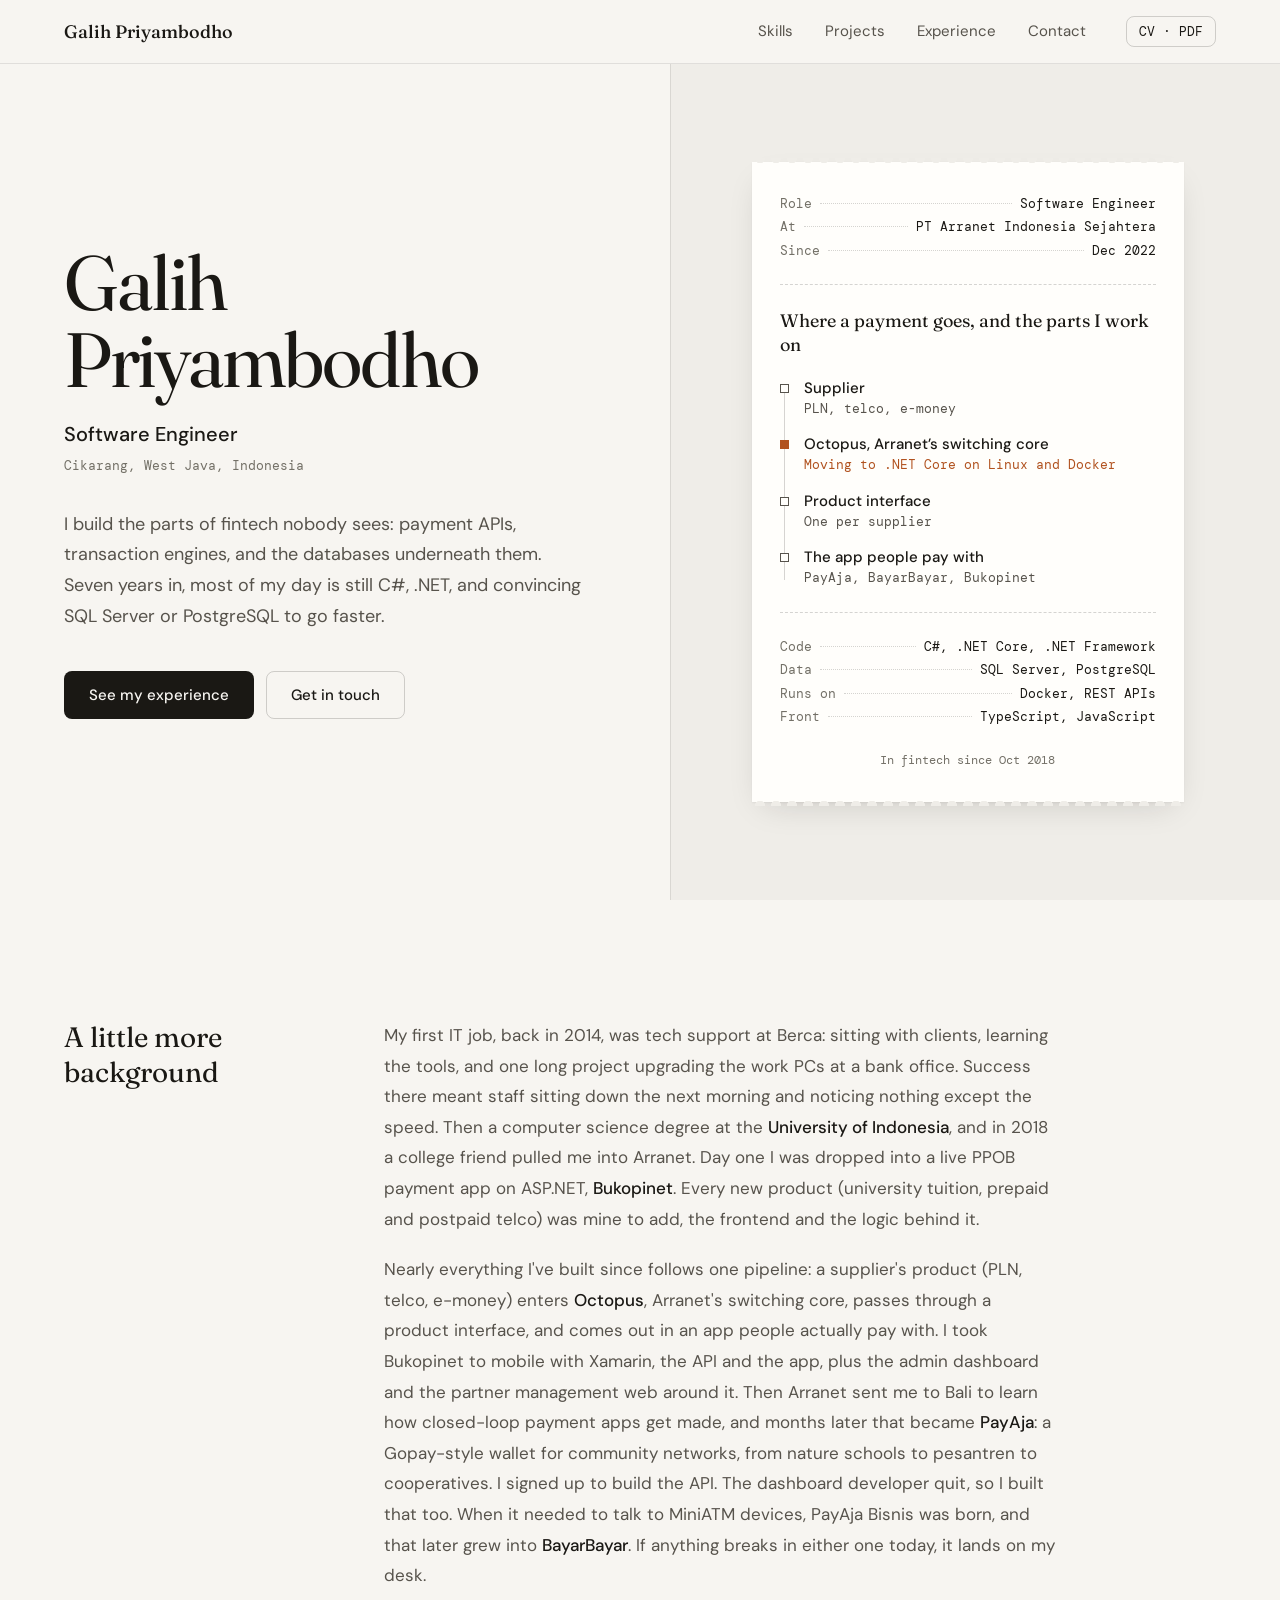
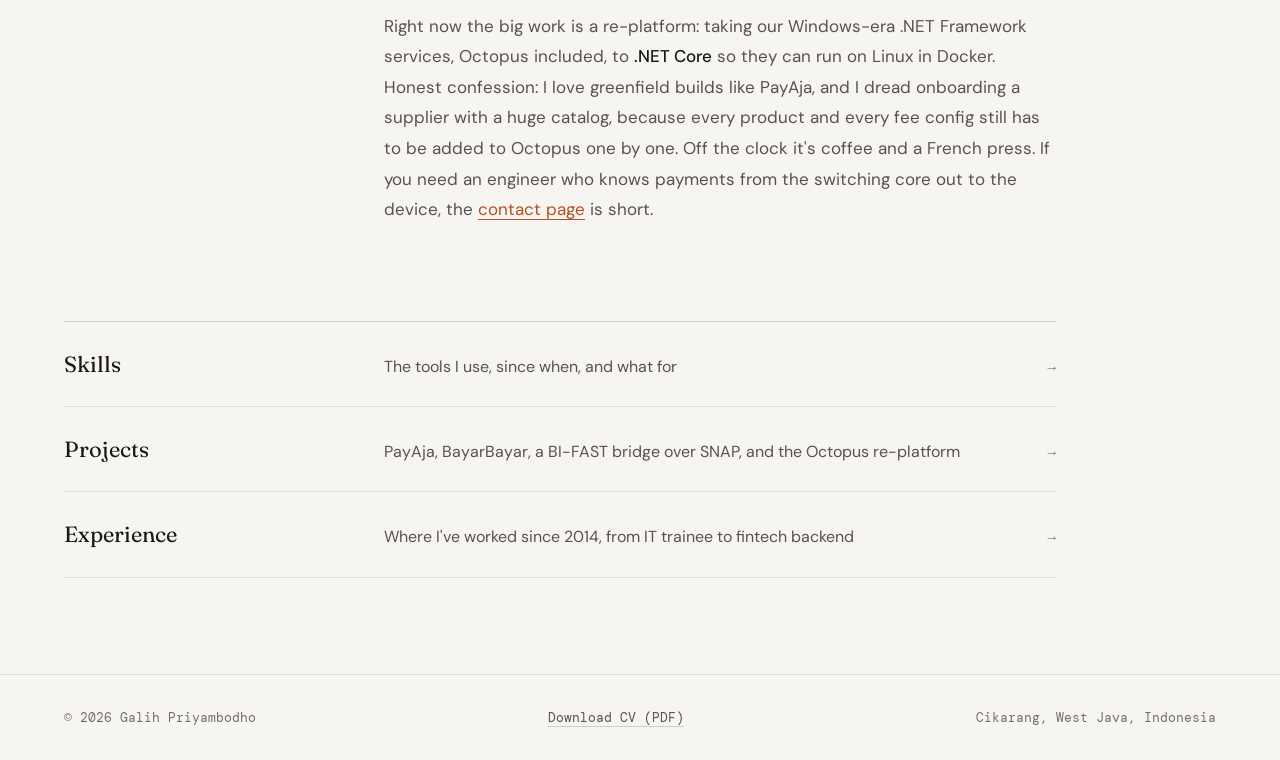
<file: index.html>
<!DOCTYPE html>
<html lang="en">
<head>
  <meta charset="UTF-8">
  <meta name="viewport" content="width=device-width, initial-scale=1.0">
  <title>Galih Priyambodho — Software Engineer</title>
  <meta name="description" content="Software engineer in West Java, Indonesia, focused on backend and databases. Payment backends on .NET, SQL Server, and PostgreSQL since 2018: PayAja, BayarBayar, Bukopinet, and the Octopus switching core.">
  <meta property="og:type" content="website">
  <meta property="og:url" content="https://galihpriyambodho.pages.dev/">
  <meta property="og:title" content="Galih Priyambodho — Software Engineer">
  <meta property="og:description" content="Payment backends on .NET and SQL since 2018: PayAja, BayarBayar, Bukopinet, and the Octopus switching core.">
  <link rel="icon" href="data:image/svg+xml,%3Csvg xmlns='http://www.w3.org/2000/svg' viewBox='0 0 32 32'%3E%3Crect width='32' height='32' rx='8' fill='%231a1814'/%3E%3Ctext x='16' y='22' font-family='Georgia,serif' font-size='18' fill='%23f7f5f1' text-anchor='middle'%3EG%3C/text%3E%3C/svg%3E">
  <link rel="stylesheet" href="assets/css/global.css">
  <style>
    /* ── Hero ── */
    #hero {
      min-height: calc(100vh - 64px);
      display: grid;
      grid-template-columns: 1.1fr 1fr;
      padding: 0;
    }
    .hero-left {
      display: flex;
      flex-direction: column;
      justify-content: center;
      padding: 80px 64px 80px var(--edge);
      animation: rise var(--slow) var(--ease) both;
    }
    .hero-name {
      font-family: var(--font-display);
      font-size: clamp(3rem, 6vw, 5.25rem);
      font-weight: 400;
      line-height: 1;
      letter-spacing: -0.03em;
      color: var(--ink);
    }
    .hero-title {
      font-size: 1.25rem;
      font-weight: 500;
      color: var(--ink);
      margin-top: 20px;
    }
    .hero-loc {
      font-family: var(--font-mono);
      font-size: 0.8125rem;
      color: var(--ink-faint);
      margin-top: 4px;
    }
    .hero-bio {
      font-size: 1.125rem;
      line-height: 1.7;
      color: var(--ink-mid);
      max-width: 44ch;
      margin-top: 32px;
    }
    .hero-cta {
      display: flex;
      flex-wrap: wrap;
      gap: 12px;
      margin-top: 40px;
    }

    /* ── Hero right: struk rute transaksi (momen utama halaman) ── */
    .hero-right {
      display: flex;
      align-items: center;
      justify-content: center;
      padding: 64px var(--edge) 64px 48px;
      background: var(--bg-soft);
      border-left: 1px solid var(--border);
    }
    .receipt {
      --hole: var(--bg-soft);
      position: relative;
      width: 100%;
      max-width: 432px;
      background: var(--bg-card);
      padding: 32px 28px;
      box-shadow: 0 1px 2px rgba(26, 24, 20, 0.06), 0 12px 32px -12px rgba(26, 24, 20, 0.18);
      animation: rise var(--slow) 80ms var(--ease) both;
    }
    /* Tepi sobekan kertas struk, atas dan bawah */
    .receipt::before,
    .receipt::after {
      content: '';
      position: absolute;
      left: 0; right: 0;
      height: 8px;
      background: radial-gradient(circle at 8px 8px, var(--hole) 5px, transparent 5.5px) 0 0 / 16px 8px repeat-x;
    }
    .receipt::before { top: -4px; transform: scaleY(-1); }
    .receipt::after  { bottom: -4px; }

    .receipt .leader + .leader { margin-top: 4px; }
    .r-rule {
      border: 0;
      border-top: 1px dashed var(--border-strong);
      margin: 24px 0;
    }
    .r-title {
      font-family: var(--font-display);
      font-size: 1.125rem;
      font-weight: 400;
      color: var(--ink);
      line-height: 1.35;
      margin-bottom: 20px;
    }

    .route { list-style: none; position: relative; }
    .route::before {
      content: '';
      position: absolute;
      left: 4px; top: 8px; bottom: 8px;
      border-left: 1px solid var(--border-strong);
    }
    .route li {
      position: relative;
      padding-left: 24px;
      display: flex;
      flex-direction: column;
    }
    .route li + li { margin-top: 16px; }
    .route li::before {
      content: '';
      position: absolute;
      left: 0; top: 6px;
      width: 9px; height: 9px;
      background: var(--bg-card);
      border: 1px solid var(--ink-mid);
    }
    .route .r-step {
      font-size: 0.9375rem;
      font-weight: 500;
      color: var(--ink);
      line-height: 1.4;
    }
    .route .r-what {
      font-family: var(--font-mono);
      font-size: 0.8125rem;
      color: var(--ink-mid);
      line-height: 1.5;
    }
    .route li.is-now::before { background: var(--accent); border-color: var(--accent); }
    .route li.is-now .r-what { color: var(--accent); }

    .r-foot {
      margin-top: 24px;
      font-family: var(--font-mono);
      font-size: 0.75rem;
      color: var(--ink-faint);
      text-align: center;
    }

    /* ── About ── */
    #about {
      display: grid;
      grid-template-columns: 280px 1fr;
      gap: 40px;
      padding-top: 120px;
      max-width: 1120px;
    }
    #about h2 {
      font-family: var(--font-display);
      font-size: 1.75rem;
      font-weight: 400;
      line-height: 1.25;
      color: var(--ink);
    }
    .about-text p {
      font-size: 1.0625rem;
      line-height: 1.8;
      color: var(--ink-mid);
      max-width: 66ch;
    }
    .about-text p + p { margin-top: 20px; }
    .about-text strong { color: var(--ink); font-weight: 500; }
    .about-text a { color: var(--accent); text-underline-offset: 4px; }

    /* ── Further reading: daftar tautan, bukan kartu ── */
    #more { padding-top: 0; max-width: 1120px; }
    .more-list { list-style: none; border-top: 1px solid var(--border-strong); }
    .more-list a {
      display: grid;
      grid-template-columns: 280px 1fr auto;
      gap: 40px;
      align-items: baseline;
      padding: 24px 0;
      border-bottom: 1px solid var(--border);
      text-decoration: none;
      color: inherit;
    }
    .more-name {
      font-family: var(--font-display);
      font-size: 1.375rem;
      color: var(--ink);
      transition: color var(--fast) var(--ease);
    }
    .more-desc { font-size: 1rem; color: var(--ink-mid); }
    .more-go { font-family: var(--font-mono); font-size: 0.875rem; color: var(--ink-faint); }
    .more-list a:hover .more-name,
    .more-list a:hover .more-go { color: var(--accent); }

    @media (max-width: 900px) {
      #hero { grid-template-columns: 1fr; min-height: 0; }
      .hero-left { padding: 64px var(--edge) 56px; }
      .hero-right { padding: 48px var(--edge) 56px; border-left: 0; border-top: 1px solid var(--border); }
      .receipt { padding: 28px 20px; }
      #about { grid-template-columns: 1fr; gap: 20px; padding-top: 72px; }
      .more-list a { grid-template-columns: 1fr auto; gap: 4px 16px; }
      .more-desc { grid-column: 1; grid-row: 2; }
      .more-go { grid-row: 1 / span 2; align-self: center; }
    }
  </style>
</head>
<body>

  <a href="#main" class="skip-link">Skip to content</a>

  <nav>
    <a href="index.html" class="nav-logo">Galih Priyambodho</a>
    <div class="nav-links">
      <a href="porto/skills.html">Skills</a>
      <a href="porto/projects.html">Projects</a>
      <a href="porto/experience.html">Experience</a>
      <a href="porto/contact.html">Contact</a>
    </div>
    <a href="docs/CV_Galih_Priyambodho.pdf" class="nav-cv" download>CV · PDF</a>
  </nav>

  <main id="main">
    <section id="hero">

      <div class="hero-left">
        <h1 class="hero-name">Galih Priyambodho</h1>
        <p class="hero-title">Software Engineer</p>
        <p class="hero-loc">Cikarang, West Java, Indonesia</p>
        <p class="hero-bio">
          I build the parts of fintech nobody sees: payment APIs, transaction engines,
          and the databases underneath them. Seven years in, most of my day is still
          C#, .NET, and convincing SQL Server or PostgreSQL to go faster.
        </p>
        <div class="hero-cta">
          <a href="porto/experience.html" class="btn btn-primary">See my experience</a>
          <a href="porto/contact.html" class="btn btn-outline">Get in touch</a>
        </div>
      </div>

      <div class="hero-right">
        <figure class="receipt" aria-label="Current role and the payment route I work on">
          <div class="leader"><span>Role</span><span class="dots"></span><span>Software Engineer</span></div>
          <div class="leader"><span>At</span><span class="dots"></span><span>PT Arranet Indonesia Sejahtera</span></div>
          <div class="leader"><span>Since</span><span class="dots"></span><span>Dec 2022</span></div>

          <hr class="r-rule">

          <p class="r-title">Where a payment goes, and the parts I work on</p>
          <ol class="route">
            <li>
              <span class="r-step">Supplier</span>
              <span class="r-what">PLN, telco, e-money</span>
            </li>
            <li class="is-now">
              <span class="r-step">Octopus, Arranet’s switching core</span>
              <span class="r-what">Moving to .NET Core on Linux and Docker</span>
            </li>
            <li>
              <span class="r-step">Product interface</span>
              <span class="r-what">One per supplier</span>
            </li>
            <li>
              <span class="r-step">The app people pay with</span>
              <span class="r-what">PayAja, BayarBayar, Bukopinet</span>
            </li>
          </ol>

          <hr class="r-rule">

          <div class="leader"><span>Code</span><span class="dots"></span><span>C#, .NET Core, .NET Framework</span></div>
          <div class="leader"><span>Data</span><span class="dots"></span><span>SQL Server, PostgreSQL</span></div>
          <div class="leader"><span>Runs on</span><span class="dots"></span><span>Docker, REST APIs</span></div>
          <div class="leader"><span>Front</span><span class="dots"></span><span>TypeScript, JavaScript</span></div>

          <p class="r-foot">In fintech since Oct 2018</p>
        </figure>
      </div>

    </section>

    <section id="about">
      <h2 class="reveal">A little more background</h2>
      <div class="about-text">
        <p class="reveal">
          My first IT job, back in 2014, was tech support at Berca: sitting with clients, learning
          the tools, and one long project upgrading the work PCs at a bank office. Success there
          meant staff sitting down the next morning and noticing nothing except the speed. Then a
          computer science degree at the <strong>University of Indonesia</strong>, and in 2018 a
          college friend pulled me into Arranet. Day one I was dropped into a live PPOB payment
          app on ASP.NET, <strong>Bukopinet</strong>. Every new product (university tuition,
          prepaid and postpaid telco) was mine to add, the frontend and the logic behind it.
        </p>
        <p class="reveal">
          Nearly everything I've built since follows one pipeline: a supplier's product (PLN,
          telco, e-money) enters <strong>Octopus</strong>, Arranet's switching core, passes through
          a product interface, and comes out in an app people actually pay with. I took Bukopinet
          to mobile with Xamarin, the API and the app, plus the admin dashboard and the partner
          management web around it. Then Arranet sent me to Bali to learn how closed-loop payment
          apps get made, and months later that became <strong>PayAja</strong>: a Gopay-style wallet
          for community networks, from nature schools to pesantren to cooperatives. I signed up to
          build the API. The dashboard developer quit, so I built that too. When it needed to talk
          to MiniATM devices, PayAja Bisnis was born, and that later grew into
          <strong>BayarBayar</strong>. If anything breaks in either one today, it lands on my desk.
        </p>
        <p class="reveal">
          Right now the big work is a re-platform: taking our Windows-era .NET Framework services,
          Octopus included, to <strong>.NET Core</strong> so they can run on Linux in Docker.
          Honest confession: I love greenfield builds like PayAja, and I dread onboarding a supplier
          with a huge catalog, because every product and every fee config still has to be added to
          Octopus one by one. Off the clock it's coffee and a French press. If you need an engineer
          who knows payments from the switching core out to the device, the
          <a href="porto/contact.html">contact page</a> is short.
        </p>
      </div>
    </section>

    <section id="more" aria-label="More pages">
      <ul class="more-list">
        <li class="reveal">
          <a href="porto/skills.html">
            <span class="more-name">Skills</span>
            <span class="more-desc">The tools I use, since when, and what for</span>
            <span class="more-go" aria-hidden="true">→</span>
          </a>
        </li>
        <li class="reveal">
          <a href="porto/projects.html">
            <span class="more-name">Projects</span>
            <span class="more-desc">PayAja, BayarBayar, a BI-FAST bridge over SNAP, and the Octopus re-platform</span>
            <span class="more-go" aria-hidden="true">→</span>
          </a>
        </li>
        <li class="reveal">
          <a href="porto/experience.html">
            <span class="more-name">Experience</span>
            <span class="more-desc">Where I've worked since 2014, from IT trainee to fintech backend</span>
            <span class="more-go" aria-hidden="true">→</span>
          </a>
        </li>
      </ul>
    </section>
  </main>

  <footer>
    <span>© 2026 Galih Priyambodho</span>
    <a href="docs/CV_Galih_Priyambodho.pdf" class="footer-cv" download>Download CV (PDF)</a>
    <span>Cikarang, West Java, Indonesia</span>
  </footer>

  <script src="assets/js/main.js"></script>
</body>
</html>
</file>
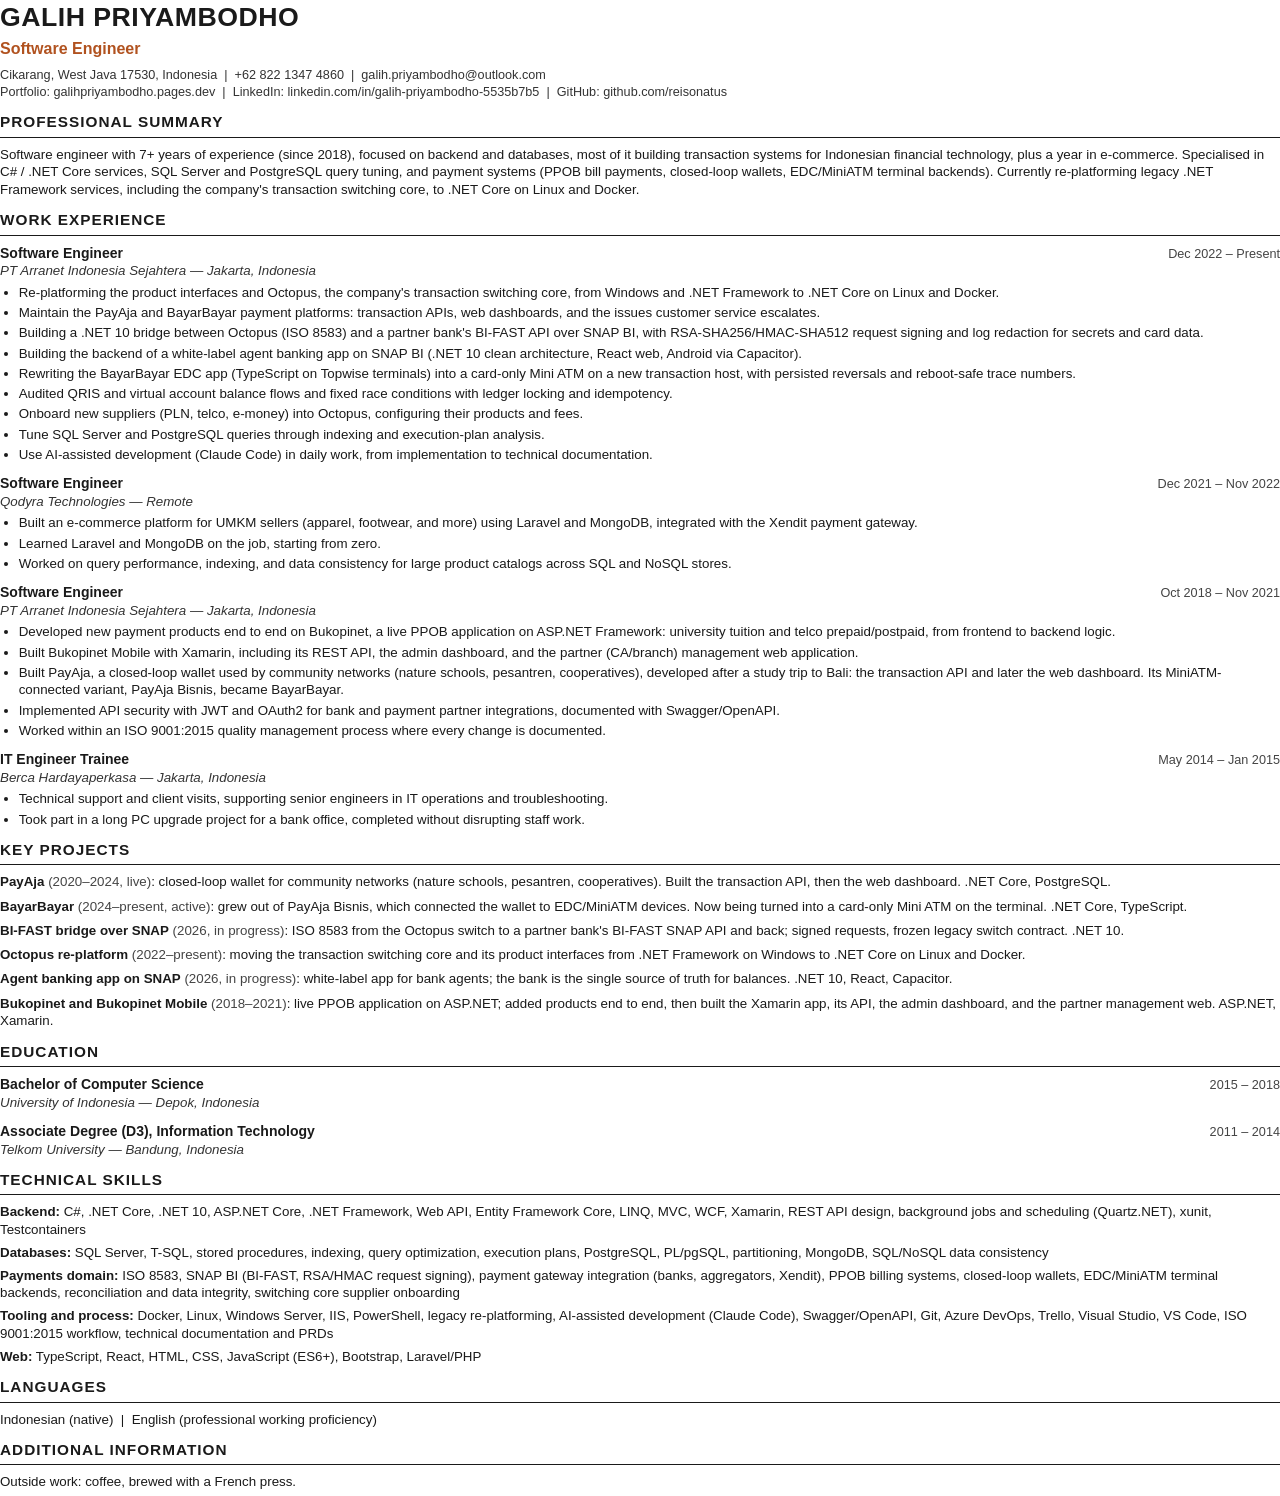
<file: docs/cv-source.html>
<!DOCTYPE html>
<html lang="en">
<head>
<meta charset="UTF-8">
<title>CV — Galih Priyambodho</title>
<style>
  /*
    Sumber CV — format Eropa (tanpa foto), aman untuk ATS:
    satu kolom, teks asli tanpa grafik/tabel, heading standar, font sistem.
    Regenerasi PDF:
    chrome --headless=new --print-to-pdf="docs/CV_Galih_Priyambodho.pdf" --no-pdf-header-footer "file:///.../docs/cv-source.html"
  */
  @page { size: A4; margin: 11mm 17mm; }
  * { box-sizing: border-box; margin: 0; padding: 0; }
  body {
    font-family: Arial, Helvetica, sans-serif;
    font-size: 10pt;
    line-height: 1.32;
    color: #1a1a1a;
  }
  h1 {
    font-size: 20pt;
    letter-spacing: 0.5px;
    text-transform: uppercase;
  }
  .headline {
    font-size: 12pt;
    font-weight: bold;
    color: #b1521f;
    margin: 2pt 0 6pt;
  }
  .contact-line { font-size: 9.5pt; color: #333; }
  .contact-line a { color: #333; text-decoration: none; }
  h2 {
    font-size: 11.5pt;
    text-transform: uppercase;
    letter-spacing: 1px;
    border-bottom: 1.5px solid #1a1a1a;
    padding-bottom: 3pt;
    margin: 9pt 0 6pt;
  }
  .job { margin-bottom: 8pt; page-break-inside: avoid; }
  .job-head { display: flex; justify-content: space-between; align-items: baseline; }
  .job-title { font-size: 10.5pt; font-weight: bold; }
  .job-dates { font-size: 9.5pt; color: #444; white-space: nowrap; }
  .job-org { font-size: 10pt; font-style: italic; color: #333; margin-bottom: 3pt; }
  ul { margin: 2pt 0 0 14pt; }
  li { margin-bottom: 2pt; }
  .skill-line { margin-bottom: 4pt; }
  .skill-line strong { display: inline; }
  .proj { margin-bottom: 5pt; }
  .proj strong { font-size: 10pt; }
  .muted { color: #444; }
</style>
</head>
<body>

  <h1>Galih Priyambodho</h1>
  <div class="headline">Software Engineer</div>
  <div class="contact-line">
    Cikarang, West Java 17530, Indonesia &nbsp;|&nbsp; +62 822 1347 4860 &nbsp;|&nbsp; galih.priyambodho@outlook.com
  </div>
  <div class="contact-line">
    Portfolio: galihpriyambodho.pages.dev &nbsp;|&nbsp; LinkedIn: linkedin.com/in/galih-priyambodho-5535b7b5 &nbsp;|&nbsp; GitHub: github.com/reisonatus
  </div>

  <h2>Professional Summary</h2>
  <p>
    Software engineer with 7+ years of experience (since 2018), focused on backend and databases, most of it
    building transaction systems for Indonesian financial technology, plus a year in e-commerce. Specialised in
    C# / .NET Core services, SQL Server and PostgreSQL query tuning, and payment systems (PPOB bill payments,
    closed-loop wallets, EDC/MiniATM terminal backends). Currently re-platforming legacy .NET Framework services,
    including the company's transaction switching core, to .NET Core on Linux and Docker.
  </p>

  <h2>Work Experience</h2>

  <div class="job">
    <div class="job-head">
      <span class="job-title">Software Engineer</span>
      <span class="job-dates">Dec 2022 – Present</span>
    </div>
    <div class="job-org">PT Arranet Indonesia Sejahtera — Jakarta, Indonesia</div>
    <ul>
      <li>Re-platforming the product interfaces and Octopus, the company's transaction switching core, from Windows and .NET Framework to .NET Core on Linux and Docker.</li>
      <li>Maintain the PayAja and BayarBayar payment platforms: transaction APIs, web dashboards, and the issues customer service escalates.</li>
      <li>Building a .NET 10 bridge between Octopus (ISO 8583) and a partner bank's BI-FAST API over SNAP BI, with RSA-SHA256/HMAC-SHA512 request signing and log redaction for secrets and card data.</li>
      <li>Building the backend of a white-label agent banking app on SNAP BI (.NET 10 clean architecture, React web, Android via Capacitor).</li>
      <li>Rewriting the BayarBayar EDC app (TypeScript on Topwise terminals) into a card-only Mini ATM on a new transaction host, with persisted reversals and reboot-safe trace numbers.</li>
      <li>Audited QRIS and virtual account balance flows and fixed race conditions with ledger locking and idempotency.</li>
      <li>Onboard new suppliers (PLN, telco, e-money) into Octopus, configuring their products and fees.</li>
      <li>Tune SQL Server and PostgreSQL queries through indexing and execution-plan analysis.</li>
      <li>Use AI-assisted development (Claude Code) in daily work, from implementation to technical documentation.</li>
    </ul>
  </div>

  <div class="job">
    <div class="job-head">
      <span class="job-title">Software Engineer</span>
      <span class="job-dates">Dec 2021 – Nov 2022</span>
    </div>
    <div class="job-org">Qodyra Technologies — Remote</div>
    <ul>
      <li>Built an e-commerce platform for UMKM sellers (apparel, footwear, and more) using Laravel and MongoDB, integrated with the Xendit payment gateway.</li>
      <li>Learned Laravel and MongoDB on the job, starting from zero.</li>
      <li>Worked on query performance, indexing, and data consistency for large product catalogs across SQL and NoSQL stores.</li>
    </ul>
  </div>

  <div class="job">
    <div class="job-head">
      <span class="job-title">Software Engineer</span>
      <span class="job-dates">Oct 2018 – Nov 2021</span>
    </div>
    <div class="job-org">PT Arranet Indonesia Sejahtera — Jakarta, Indonesia</div>
    <ul>
      <li>Developed new payment products end to end on Bukopinet, a live PPOB application on ASP.NET Framework: university tuition and telco prepaid/postpaid, from frontend to backend logic.</li>
      <li>Built Bukopinet Mobile with Xamarin, including its REST API, the admin dashboard, and the partner (CA/branch) management web application.</li>
      <li>Built PayAja, a closed-loop wallet used by community networks (nature schools, pesantren, cooperatives), developed after a study trip to Bali: the transaction API and later the web dashboard. Its MiniATM-connected variant, PayAja Bisnis, became BayarBayar.</li>
      <li>Implemented API security with JWT and OAuth2 for bank and payment partner integrations, documented with Swagger/OpenAPI.</li>
      <li>Worked within an ISO 9001:2015 quality management process where every change is documented.</li>
    </ul>
  </div>

  <div class="job">
    <div class="job-head">
      <span class="job-title">IT Engineer Trainee</span>
      <span class="job-dates">May 2014 – Jan 2015</span>
    </div>
    <div class="job-org">Berca Hardayaperkasa — Jakarta, Indonesia</div>
    <ul>
      <li>Technical support and client visits, supporting senior engineers in IT operations and troubleshooting.</li>
      <li>Took part in a long PC upgrade project for a bank office, completed without disrupting staff work.</li>
    </ul>
  </div>

  <h2>Key Projects</h2>
  <div class="proj"><strong>PayAja</strong> <span class="muted">(2020–2024, live)</span>: closed-loop wallet for community networks (nature schools, pesantren, cooperatives). Built the transaction API, then the web dashboard. .NET Core, PostgreSQL.</div>
  <div class="proj"><strong>BayarBayar</strong> <span class="muted">(2024–present, active)</span>: grew out of PayAja Bisnis, which connected the wallet to EDC/MiniATM devices. Now being turned into a card-only Mini ATM on the terminal. .NET Core, TypeScript.</div>
  <div class="proj"><strong>BI-FAST bridge over SNAP</strong> <span class="muted">(2026, in progress)</span>: ISO 8583 from the Octopus switch to a partner bank's BI-FAST SNAP API and back; signed requests, frozen legacy switch contract. .NET 10.</div>
  <div class="proj"><strong>Octopus re-platform</strong> <span class="muted">(2022–present)</span>: moving the transaction switching core and its product interfaces from .NET Framework on Windows to .NET Core on Linux and Docker.</div>
  <div class="proj"><strong>Agent banking app on SNAP</strong> <span class="muted">(2026, in progress)</span>: white-label app for bank agents; the bank is the single source of truth for balances. .NET 10, React, Capacitor.</div>
  <div class="proj"><strong>Bukopinet and Bukopinet Mobile</strong> <span class="muted">(2018–2021)</span>: live PPOB application on ASP.NET; added products end to end, then built the Xamarin app, its API, the admin dashboard, and the partner management web. ASP.NET, Xamarin.</div>

  <h2>Education</h2>
  <div class="job">
    <div class="job-head">
      <span class="job-title">Bachelor of Computer Science</span>
      <span class="job-dates">2015 – 2018</span>
    </div>
    <div class="job-org">University of Indonesia — Depok, Indonesia</div>
  </div>
  <div class="job">
    <div class="job-head">
      <span class="job-title">Associate Degree (D3), Information Technology</span>
      <span class="job-dates">2011 – 2014</span>
    </div>
    <div class="job-org">Telkom University — Bandung, Indonesia</div>
  </div>

  <h2>Technical Skills</h2>
  <div class="skill-line"><strong>Backend:</strong> C#, .NET Core, .NET 10, ASP.NET Core, .NET Framework, Web API, Entity Framework Core, LINQ, MVC, WCF, Xamarin, REST API design, background jobs and scheduling (Quartz.NET), xunit, Testcontainers</div>
  <div class="skill-line"><strong>Databases:</strong> SQL Server, T-SQL, stored procedures, indexing, query optimization, execution plans, PostgreSQL, PL/pgSQL, partitioning, MongoDB, SQL/NoSQL data consistency</div>
  <div class="skill-line"><strong>Payments domain:</strong> ISO 8583, SNAP BI (BI-FAST, RSA/HMAC request signing), payment gateway integration (banks, aggregators, Xendit), PPOB billing systems, closed-loop wallets, EDC/MiniATM terminal backends, reconciliation and data integrity, switching core supplier onboarding</div>
  <div class="skill-line"><strong>Tooling and process:</strong> Docker, Linux, Windows Server, IIS, PowerShell, legacy re-platforming, AI-assisted development (Claude Code), Swagger/OpenAPI, Git, Azure DevOps, Trello, Visual Studio, VS Code, ISO 9001:2015 workflow, technical documentation and PRDs</div>
  <div class="skill-line"><strong>Web:</strong> TypeScript, React, HTML, CSS, JavaScript (ES6+), Bootstrap, Laravel/PHP</div>

  <h2>Languages</h2>
  <div class="skill-line">Indonesian (native) &nbsp;|&nbsp; English (professional working proficiency)</div>

  <h2>Additional Information</h2>
  <div class="skill-line">Outside work: coffee, brewed with a French press.</div>

</body>
</html>
</file>
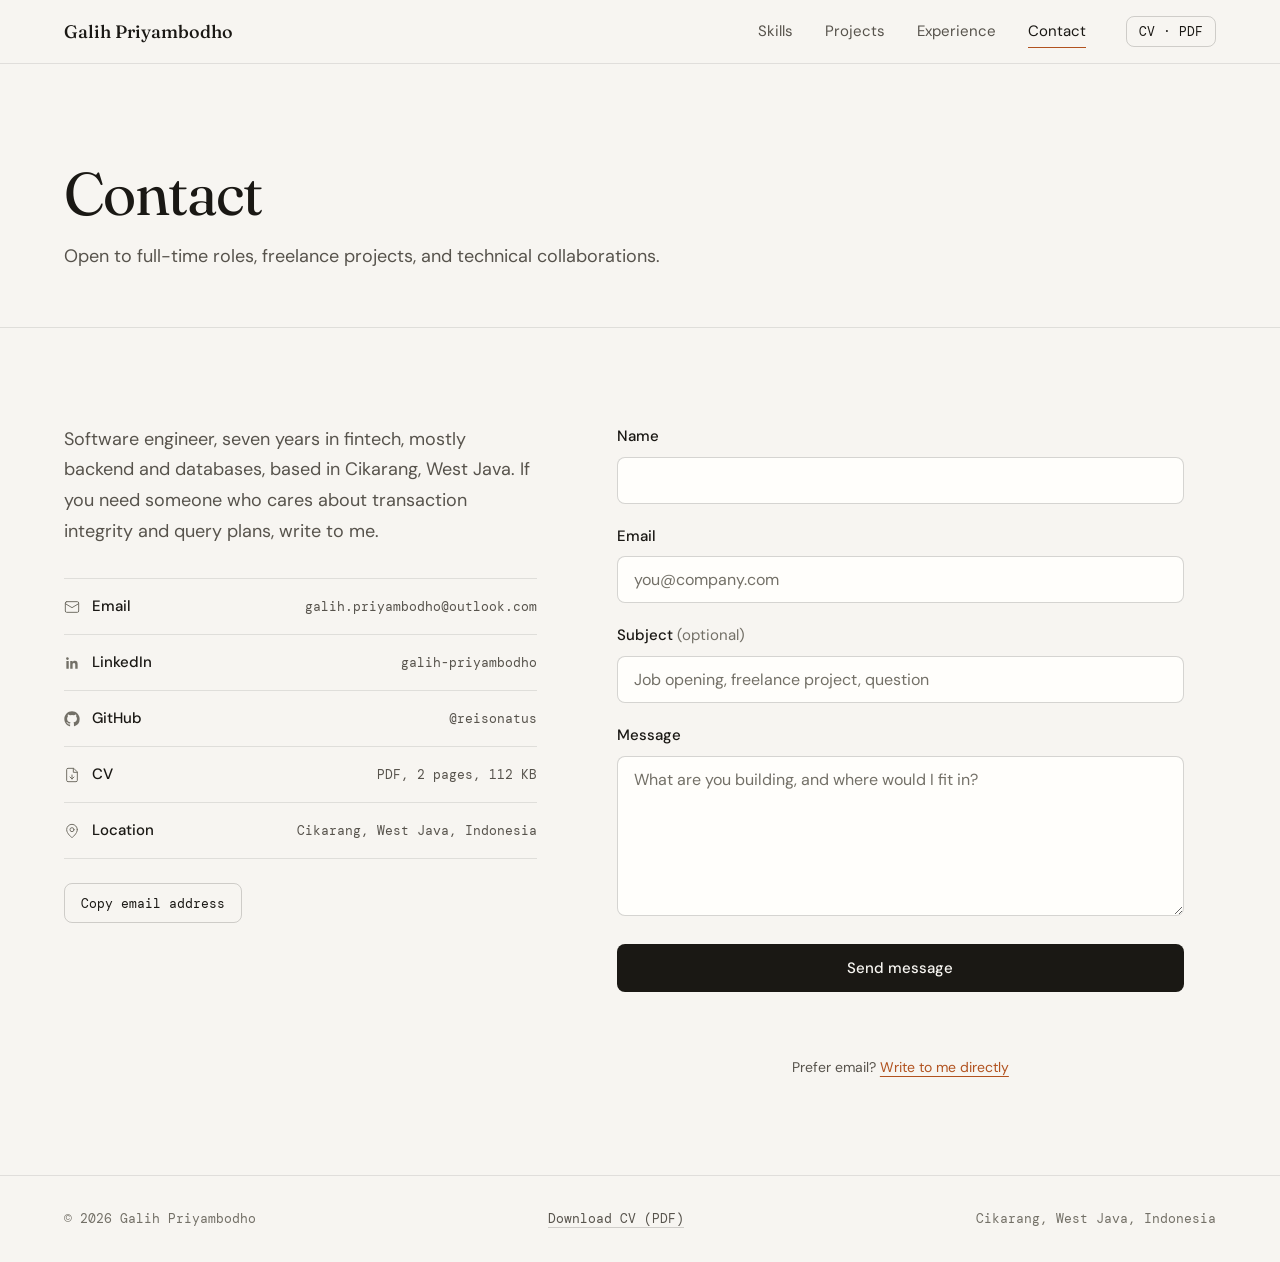
<file: porto/contact.html>
<!DOCTYPE html>
<html lang="en">
<head>
  <meta charset="UTF-8">
  <meta name="viewport" content="width=device-width, initial-scale=1.0">
  <title>Galih Priyambodho — Contact</title>
  <meta name="description" content="Get in touch about full-time roles, freelance projects, or backend and database work. Based in Cikarang, West Java, Indonesia.">
  <link rel="icon" href="data:image/svg+xml,%3Csvg xmlns='http://www.w3.org/2000/svg' viewBox='0 0 32 32'%3E%3Crect width='32' height='32' rx='8' fill='%231a1814'/%3E%3Ctext x='16' y='22' font-family='Georgia,serif' font-size='18' fill='%23f7f5f1' text-anchor='middle'%3EG%3C/text%3E%3C/svg%3E">
  <link rel="stylesheet" href="../assets/css/global.css">
  <link rel="stylesheet" href="../assets/css/pages.css">
</head>
<body>
  <a href="#main" class="skip-link">Skip to content</a>
  <nav>
    <a href="../index.html" class="nav-logo">Galih Priyambodho</a>
    <div class="nav-links">
      <a href="skills.html">Skills</a>
      <a href="projects.html">Projects</a>
      <a href="experience.html">Experience</a>
      <a href="contact.html" aria-current="page">Contact</a>
    </div>
    <a href="../docs/CV_Galih_Priyambodho.pdf" class="nav-cv" download>CV · PDF</a>
  </nav>

  <main id="main">
    <header class="page-banner">
      <h1 class="page-banner-title">Contact</h1>
      <p class="page-banner-sub">Open to full-time roles, freelance projects, and technical collaborations.</p>
    </header>

    <section>
      <div class="contact-grid">

        <div>
          <h2 class="sr-only">Contact details</h2>
          <p class="contact-intro">
            Software engineer, seven years in fintech, mostly backend and databases, based in Cikarang, West Java.
            If you need someone who cares about transaction integrity and query plans, write to me.
          </p>
          <div class="contact-links">
            <a href="mailto:galih.priyambodho@outlook.com" class="contact-link">
              <span class="cl-icon" aria-hidden="true">
                <svg viewBox="0 0 24 24" fill="none" stroke="currentColor" stroke-width="1.5" stroke-linecap="round" stroke-linejoin="round"><rect x="2" y="4" width="20" height="16" rx="2"/><path d="m22 7-10 6L2 7"/></svg>
              </span>
              <span class="cl-label">Email</span>
              <span class="cl-val">galih.priyambodho@outlook.com</span>
            </a>
            <a href="https://linkedin.com/in/galih-priyambodho-5535b7b5" target="_blank" rel="noopener" class="contact-link">
              <span class="cl-icon" aria-hidden="true">
                <svg viewBox="0 0 24 24" fill="currentColor"><path d="M20.45 20.45h-3.56v-5.57c0-1.33-.02-3.04-1.85-3.04-1.85 0-2.14 1.45-2.14 2.94v5.67H9.34V9h3.42v1.56h.05c.47-.9 1.64-1.85 3.37-1.85 3.6 0 4.27 2.37 4.27 5.46v6.28zM5.34 7.43a2.07 2.07 0 1 1 0-4.13 2.07 2.07 0 0 1 0 4.13zM7.12 20.45H3.56V9h3.56v11.45z"/></svg>
              </span>
              <span class="cl-label">LinkedIn</span>
              <span class="cl-val">galih-priyambodho</span>
            </a>
            <a href="https://github.com/reisonatus" target="_blank" rel="noopener" class="contact-link">
              <span class="cl-icon" aria-hidden="true">
                <svg viewBox="0 0 24 24" fill="currentColor"><path d="M12 .5C5.65.5.5 5.65.5 12c0 5.08 3.29 9.39 7.86 10.91.58.11.79-.25.79-.55v-2.17c-3.2.7-3.87-1.36-3.87-1.36-.52-1.33-1.28-1.68-1.28-1.68-1.04-.71.08-.7.08-.7 1.15.08 1.76 1.19 1.76 1.19 1.03 1.75 2.69 1.25 3.34.95.1-.74.4-1.25.72-1.53-2.55-.29-5.23-1.28-5.23-5.69 0-1.25.45-2.28 1.19-3.09-.12-.29-.52-1.46.11-3.04 0 0 .97-.31 3.17 1.18a11.04 11.04 0 0 1 5.78 0c2.2-1.49 3.17-1.18 3.17-1.18.63 1.58.23 2.75.11 3.04.74.81 1.19 1.84 1.19 3.09 0 4.42-2.69 5.39-5.25 5.68.41.35.77 1.05.77 2.12v3.14c0 .3.21.66.8.55A11.51 11.51 0 0 0 23.5 12C23.5 5.65 18.35.5 12 .5z"/></svg>
              </span>
              <span class="cl-label">GitHub</span>
              <span class="cl-val">@reisonatus</span>
            </a>
            <a href="../docs/CV_Galih_Priyambodho.pdf" class="contact-link" download>
              <span class="cl-icon" aria-hidden="true">
                <svg viewBox="0 0 24 24" fill="none" stroke="currentColor" stroke-width="1.5" stroke-linecap="round" stroke-linejoin="round"><path d="M14 2H6a2 2 0 0 0-2 2v16a2 2 0 0 0 2 2h12a2 2 0 0 0 2-2V8z"/><path d="M14 2v6h6"/><path d="M12 18v-6"/><path d="m9 15 3 3 3-3"/></svg>
              </span>
              <span class="cl-label">CV</span>
              <span class="cl-val">PDF, 2 pages, 112 KB</span>
            </a>
            <div class="contact-link">
              <span class="cl-icon" aria-hidden="true">
                <svg viewBox="0 0 24 24" fill="none" stroke="currentColor" stroke-width="1.5" stroke-linecap="round" stroke-linejoin="round"><path d="M20 10c0 6-8 12-8 12s-8-6-8-12a8 8 0 0 1 16 0z"/><circle cx="12" cy="10" r="3"/></svg>
              </span>
              <span class="cl-label">Location</span>
              <span class="cl-val">Cikarang, West Java, Indonesia</span>
            </div>
          </div>
          <button type="button" class="copy-email" id="copyEmail" data-email="galih.priyambodho@outlook.com">Copy email address</button>
        </div>

        <form id="contactForm" action="https://formspree.io/f/xdayablb" method="POST">
          <h2 class="sr-only">Send a message</h2>
          <div class="contact-form">
            <div class="form-group">
              <label for="name">Name</label>
              <input type="text" id="name" name="name" autocomplete="name" maxlength="100" required>
            </div>

            <div class="form-group">
              <label for="email">Email</label>
              <input type="email" id="email" name="email" placeholder="you@company.com" autocomplete="email" maxlength="254" required>
            </div>

            <div class="form-group">
              <label for="subject">Subject <span class="label-opt">(optional)</span></label>
              <input type="text" id="subject" name="subject" placeholder="Job opening, freelance project, question" maxlength="150">
            </div>

            <div class="form-group">
              <label for="message">Message</label>
              <textarea id="message" name="message" placeholder="What are you building, and where would I fit in?" maxlength="5000" required></textarea>
            </div>

            <!-- Perangkap spam Formspree; tidak terlihat pengguna -->
            <input type="text" name="_gotcha" style="display:none" tabindex="-1" autocomplete="off" aria-hidden="true">

            <button type="submit" id="submitBtn" class="btn btn-primary form-submit">Send message</button>

            <p id="formFeedback" class="form-feedback" role="status"></p>
            <p class="form-alt">Prefer email? <a href="mailto:galih.priyambodho@outlook.com">Write to me directly</a></p>
          </div>
        </form>

      </div>
    </section>
  </main>

  <footer>
    <span>© 2026 Galih Priyambodho</span>
    <a href="../docs/CV_Galih_Priyambodho.pdf" class="footer-cv" download>Download CV (PDF)</a>
    <span>Cikarang, West Java, Indonesia</span>
  </footer>
  <script src="../assets/js/main.js"></script>
</body>
</html>
</file>
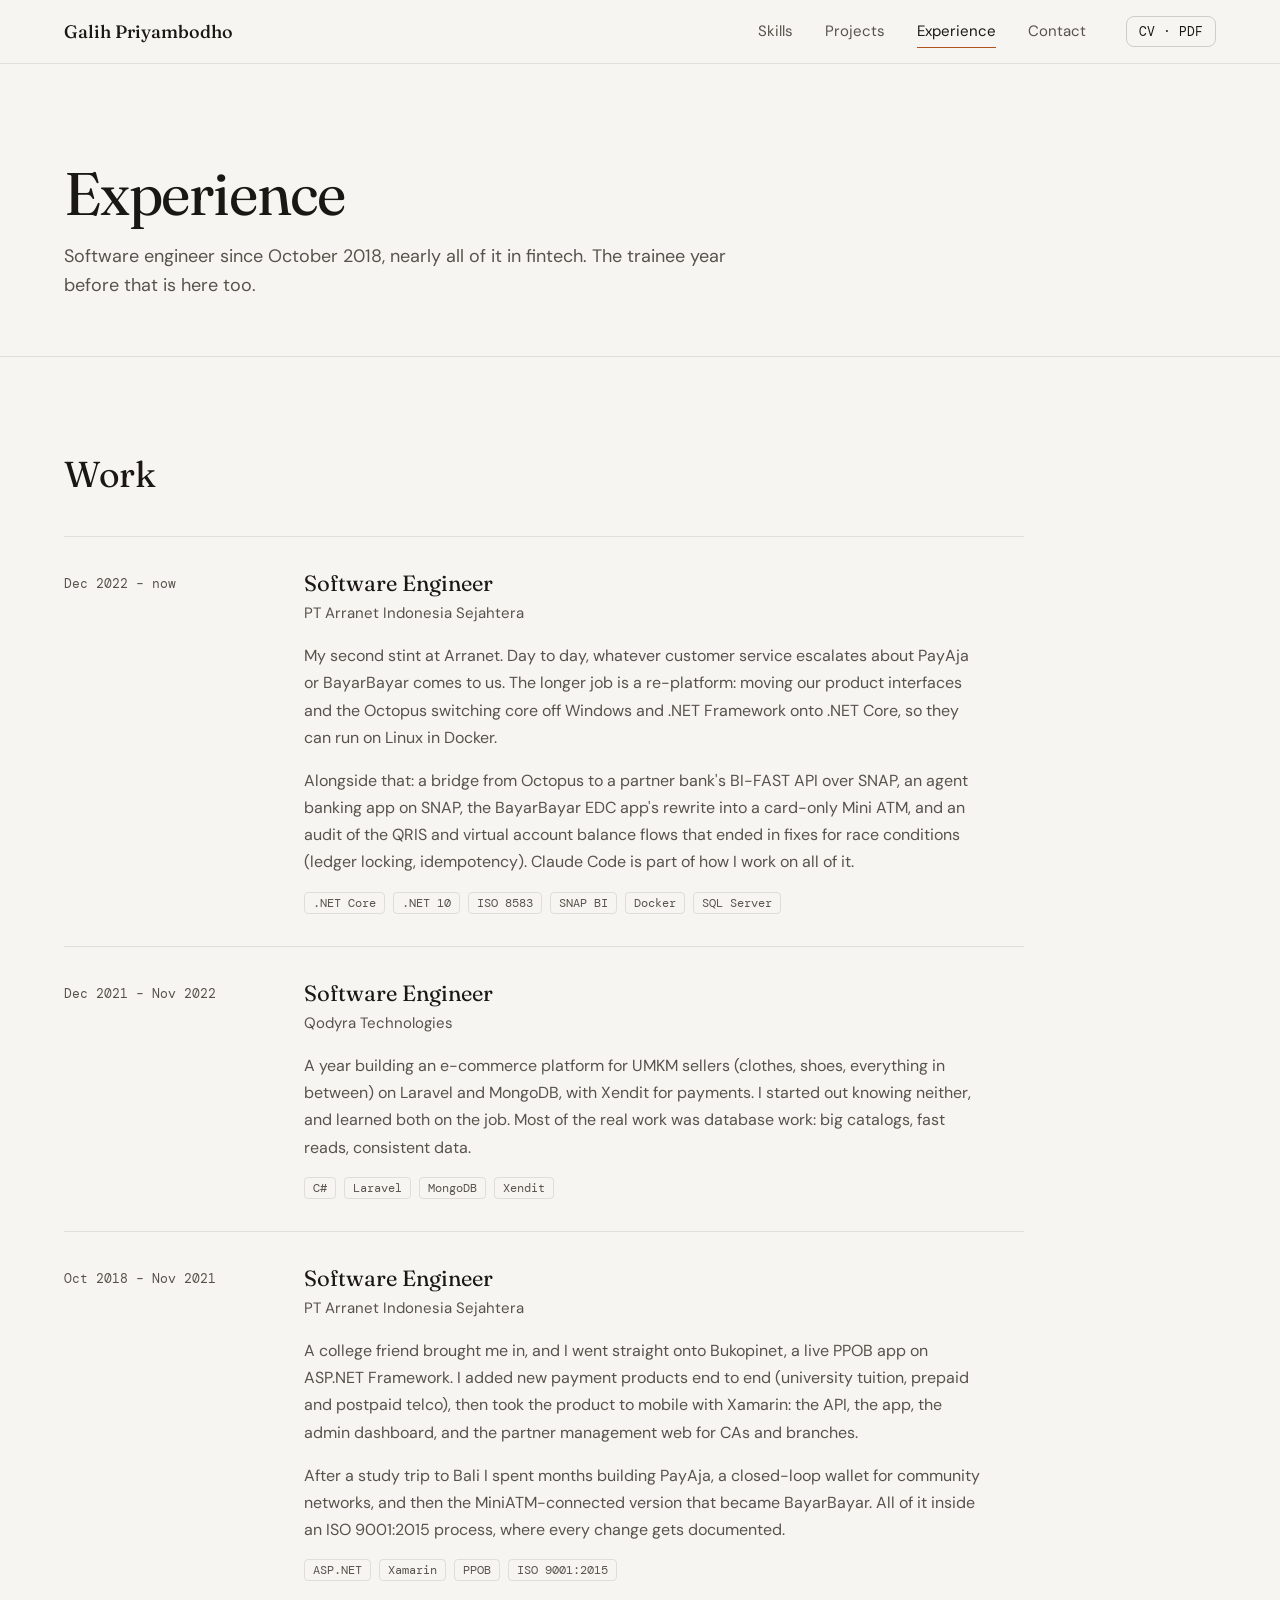
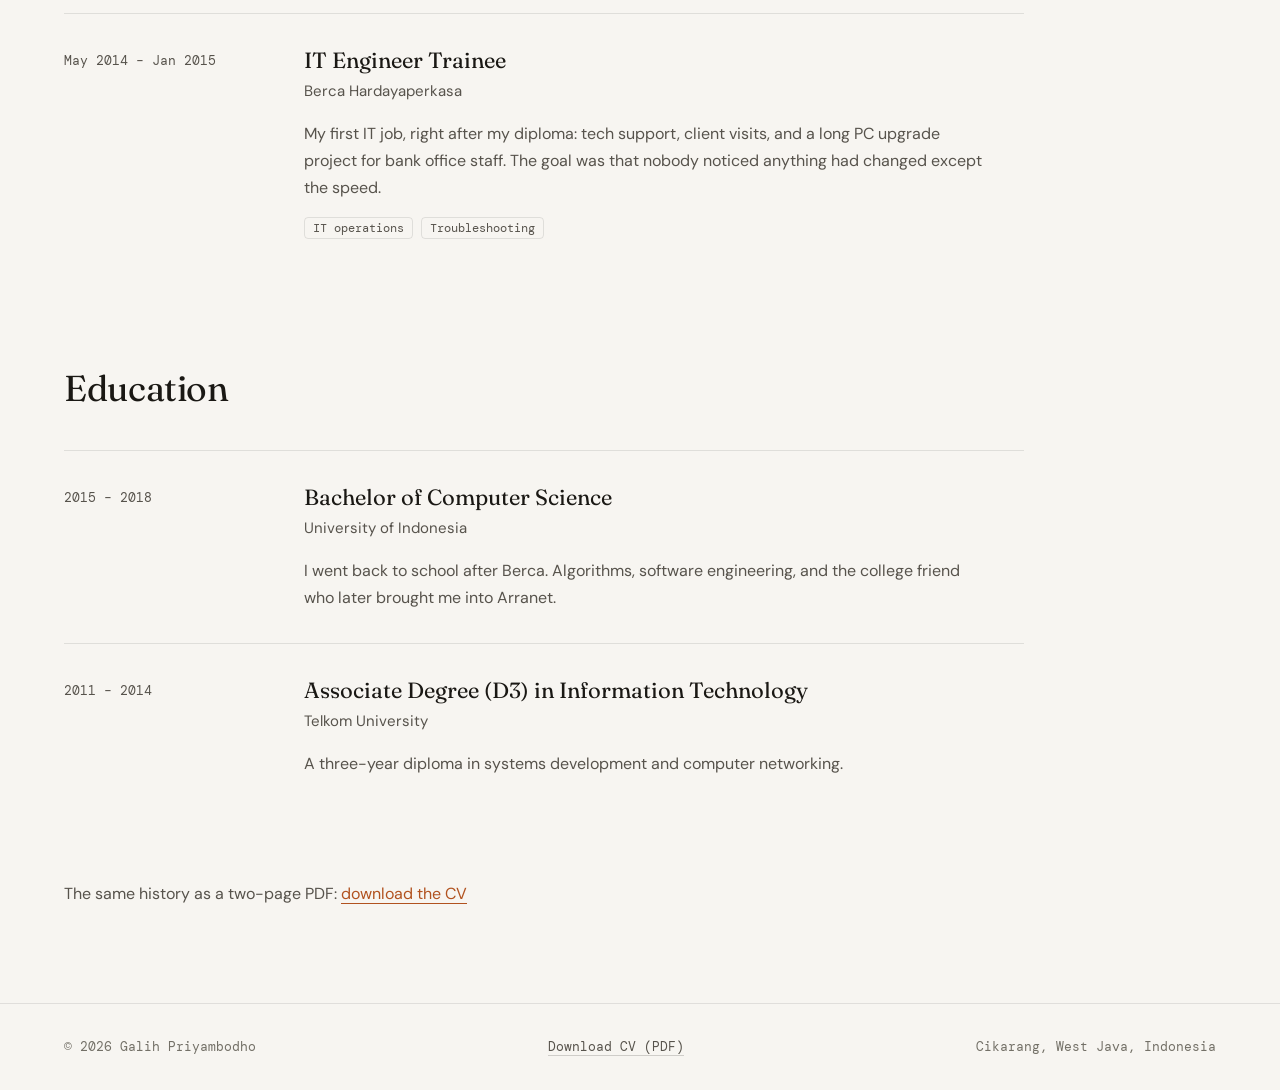
<file: porto/experience.html>
<!DOCTYPE html>
<html lang="en">
<head>
  <meta charset="UTF-8">
  <meta name="viewport" content="width=device-width, initial-scale=1.0">
  <title>Galih Priyambodho — Experience</title>
  <meta name="description" content="Work history since 2014: IT trainee at Berca, software engineer at Arranet and Qodyra, now re-platforming fintech backends from .NET Framework to .NET Core.">
  <link rel="icon" href="data:image/svg+xml,%3Csvg xmlns='http://www.w3.org/2000/svg' viewBox='0 0 32 32'%3E%3Crect width='32' height='32' rx='8' fill='%231a1814'/%3E%3Ctext x='16' y='22' font-family='Georgia,serif' font-size='18' fill='%23f7f5f1' text-anchor='middle'%3EG%3C/text%3E%3C/svg%3E">
  <link rel="stylesheet" href="../assets/css/global.css">
  <link rel="stylesheet" href="../assets/css/pages.css">
</head>
<body>
  <a href="#main" class="skip-link">Skip to content</a>
  <nav>
    <a href="../index.html" class="nav-logo">Galih Priyambodho</a>
    <div class="nav-links">
      <a href="skills.html">Skills</a>
      <a href="projects.html">Projects</a>
      <a href="experience.html" aria-current="page">Experience</a>
      <a href="contact.html">Contact</a>
    </div>
    <a href="../docs/CV_Galih_Priyambodho.pdf" class="nav-cv" download>CV · PDF</a>
  </nav>

  <main id="main">
    <header class="page-banner">
      <h1 class="page-banner-title">Experience</h1>
      <p class="page-banner-sub">Software engineer since October 2018, nearly all of it in fintech. The trainee year before that is here too.</p>
    </header>

    <section>
      <div class="exp-block">
        <h2 class="section-title">Work</h2>

        <div class="timeline-item reveal">
          <div class="timeline-period">Dec 2022 – now</div>
          <div>
            <h3 class="timeline-role">Software Engineer</h3>
            <p class="timeline-company">PT Arranet Indonesia Sejahtera</p>
            <p class="timeline-desc">My second stint at Arranet. Day to day, whatever customer service escalates about PayAja or BayarBayar comes to us. The longer job is a re-platform: moving our product interfaces and the Octopus switching core off Windows and .NET Framework onto .NET Core, so they can run on Linux in Docker.</p>
            <p class="timeline-desc">Alongside that: a bridge from Octopus to a partner bank's BI-FAST API over SNAP, an agent banking app on SNAP, the BayarBayar EDC app's rewrite into a card-only Mini ATM, and an audit of the QRIS and virtual account balance flows that ended in fixes for race conditions (ledger locking, idempotency). Claude Code is part of how I work on all of it.</p>
            <div class="tags"><span class="tag">.NET Core</span><span class="tag">.NET 10</span><span class="tag">ISO 8583</span><span class="tag">SNAP BI</span><span class="tag">Docker</span><span class="tag">SQL Server</span></div>
          </div>
        </div>

        <div class="timeline-item reveal">
          <div class="timeline-period">Dec 2021 – Nov 2022</div>
          <div>
            <h3 class="timeline-role">Software Engineer</h3>
            <p class="timeline-company">Qodyra Technologies</p>
            <p class="timeline-desc">A year building an e-commerce platform for UMKM sellers (clothes, shoes, everything in between) on Laravel and MongoDB, with Xendit for payments. I started out knowing neither, and learned both on the job. Most of the real work was database work: big catalogs, fast reads, consistent data.</p>
            <div class="tags"><span class="tag">C#</span><span class="tag">Laravel</span><span class="tag">MongoDB</span><span class="tag">Xendit</span></div>
          </div>
        </div>

        <div class="timeline-item reveal">
          <div class="timeline-period">Oct 2018 – Nov 2021</div>
          <div>
            <h3 class="timeline-role">Software Engineer</h3>
            <p class="timeline-company">PT Arranet Indonesia Sejahtera</p>
            <p class="timeline-desc">A college friend brought me in, and I went straight onto Bukopinet, a live PPOB app on ASP.NET Framework. I added new payment products end to end (university tuition, prepaid and postpaid telco), then took the product to mobile with Xamarin: the API, the app, the admin dashboard, and the partner management web for CAs and branches.</p>
            <p class="timeline-desc">After a study trip to Bali I spent months building PayAja, a closed-loop wallet for community networks, and then the MiniATM-connected version that became BayarBayar. All of it inside an ISO 9001:2015 process, where every change gets documented.</p>
            <div class="tags"><span class="tag">ASP.NET</span><span class="tag">Xamarin</span><span class="tag">PPOB</span><span class="tag">ISO 9001:2015</span></div>
          </div>
        </div>

        <div class="timeline-item reveal">
          <div class="timeline-period">May 2014 – Jan 2015</div>
          <div>
            <h3 class="timeline-role">IT Engineer Trainee</h3>
            <p class="timeline-company">Berca Hardayaperkasa</p>
            <p class="timeline-desc">My first IT job, right after my diploma: tech support, client visits, and a long PC upgrade project for bank office staff. The goal was that nobody noticed anything had changed except the speed.</p>
            <div class="tags"><span class="tag">IT operations</span><span class="tag">Troubleshooting</span></div>
          </div>
        </div>
      </div>

      <div class="exp-block">
        <h2 class="section-title">Education</h2>

        <div class="timeline-item reveal">
          <div class="timeline-period">2015 – 2018</div>
          <div>
            <h3 class="timeline-role">Bachelor of Computer Science</h3>
            <p class="timeline-company">University of Indonesia</p>
            <p class="timeline-desc">I went back to school after Berca. Algorithms, software engineering, and the college friend who later brought me into Arranet.</p>
          </div>
        </div>

        <div class="timeline-item reveal">
          <div class="timeline-period">2011 – 2014</div>
          <div>
            <h3 class="timeline-role">Associate Degree (D3) in Information Technology</h3>
            <p class="timeline-company">Telkom University</p>
            <p class="timeline-desc">A three-year diploma in systems development and computer networking.</p>
          </div>
        </div>
      </div>

      <p class="cv-line">The same history as a two-page PDF: <a href="../docs/CV_Galih_Priyambodho.pdf" download>download the CV</a></p>
    </section>
  </main>

  <footer>
    <span>© 2026 Galih Priyambodho</span>
    <a href="../docs/CV_Galih_Priyambodho.pdf" class="footer-cv" download>Download CV (PDF)</a>
    <span>Cikarang, West Java, Indonesia</span>
  </footer>
  <script src="../assets/js/main.js"></script>
</body>
</html>
</file>
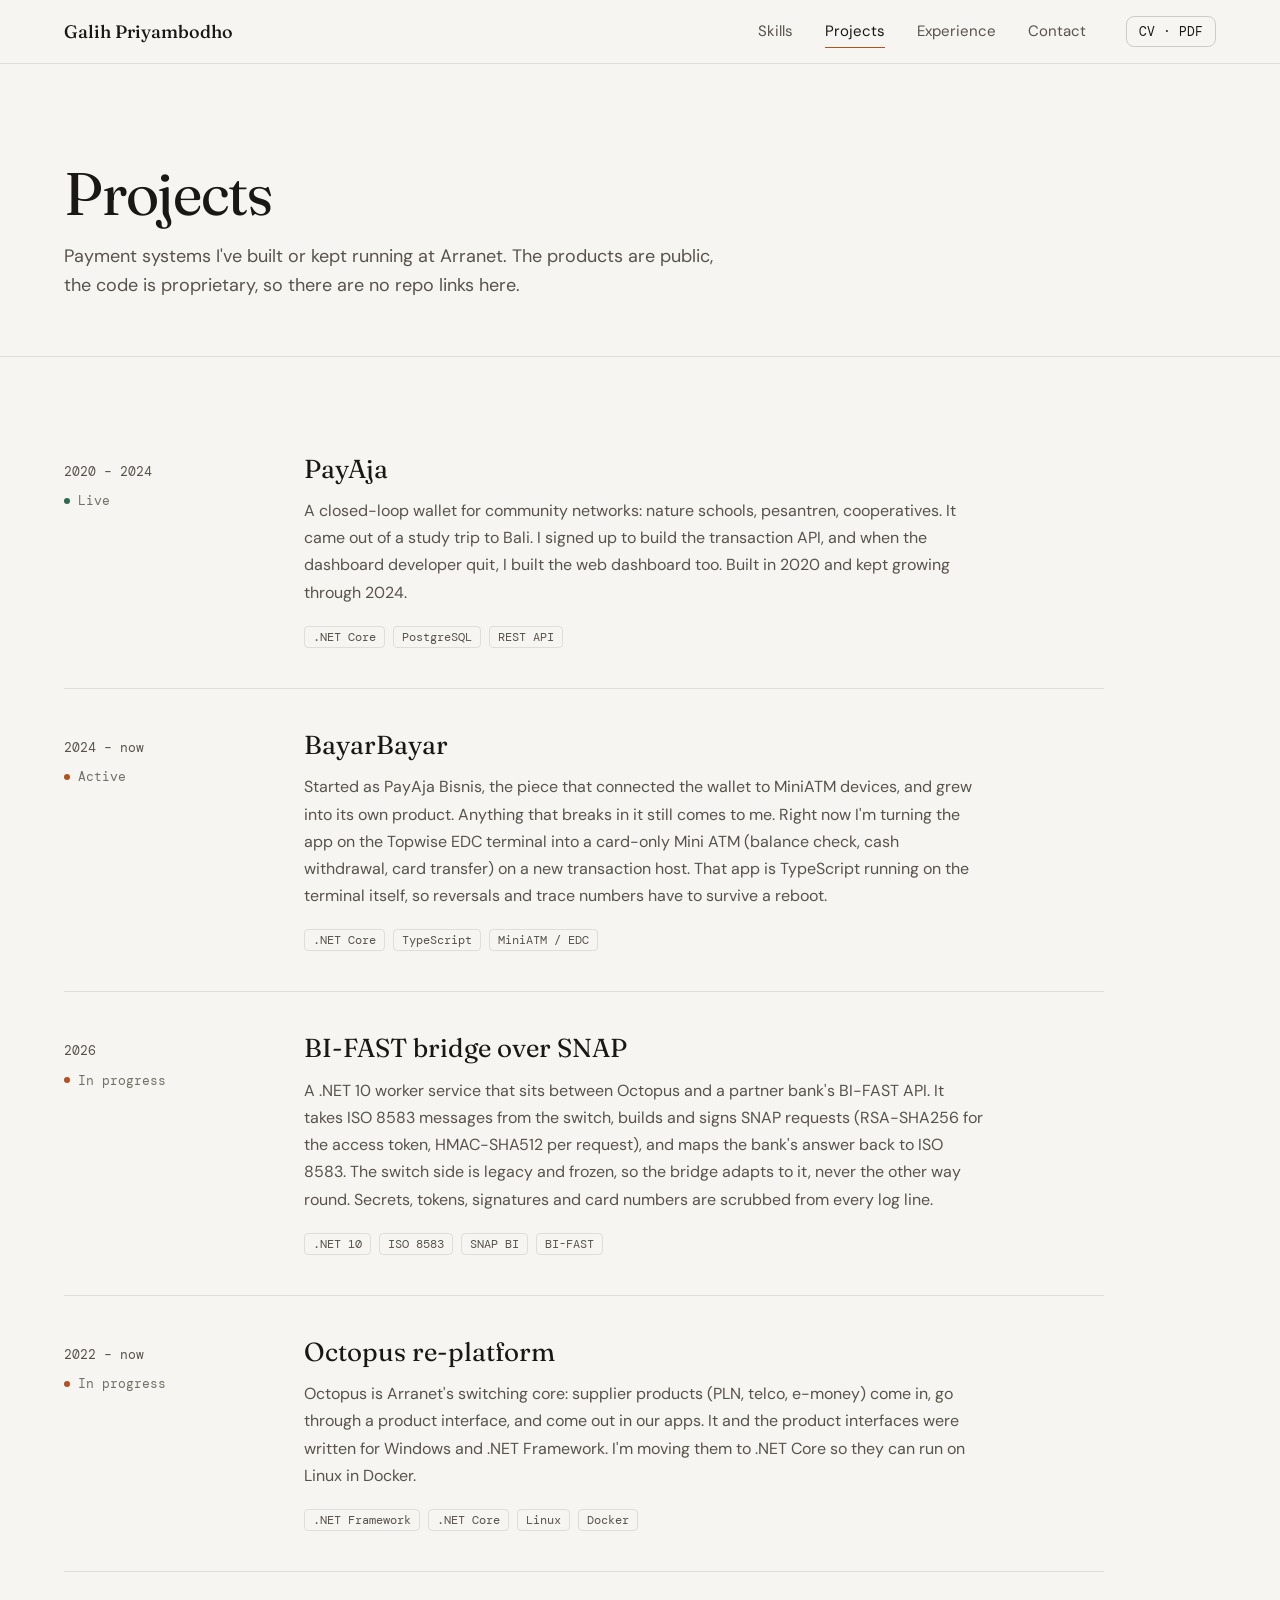
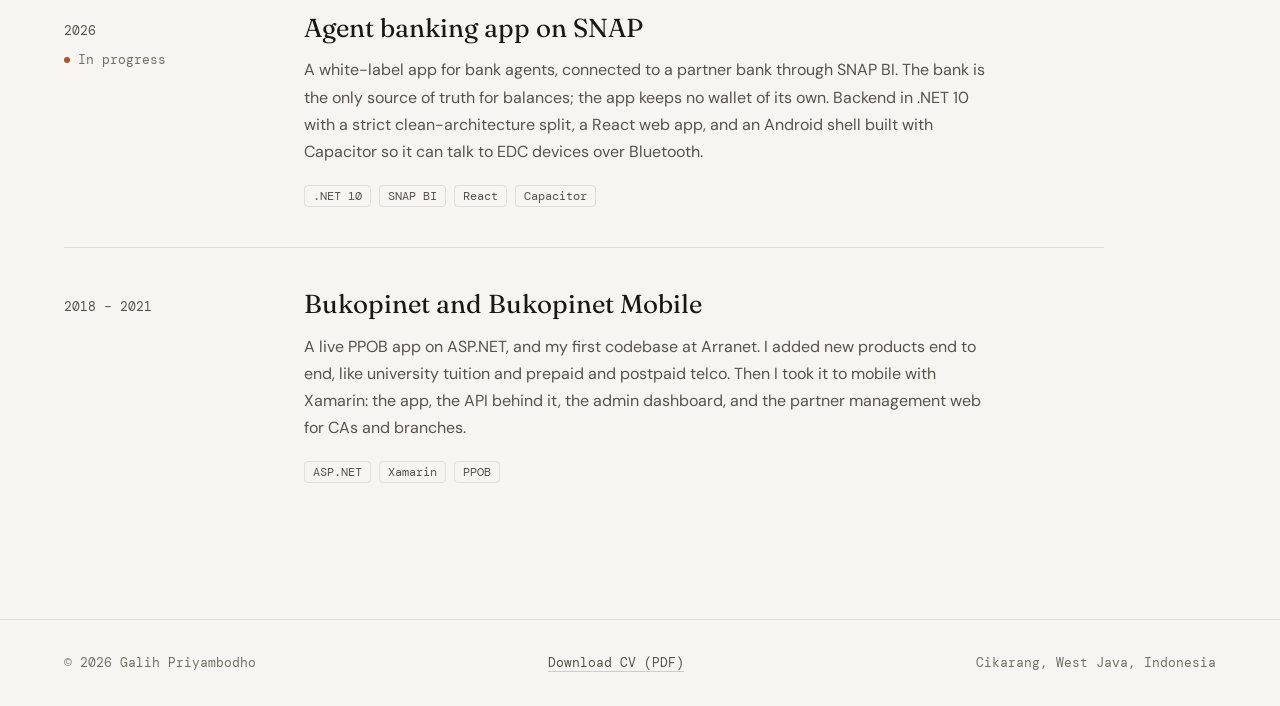
<file: porto/projects.html>
<!DOCTYPE html>
<html lang="en">
<head>
  <meta charset="UTF-8">
  <meta name="viewport" content="width=device-width, initial-scale=1.0">
  <title>Galih Priyambodho — Projects</title>
  <meta name="description" content="PayAja, BayarBayar, a BI-FAST bridge over SNAP, the Octopus switching core, and Bukopinet: payment systems built and maintained at Arranet in Indonesia.">
  <link rel="icon" href="data:image/svg+xml,%3Csvg xmlns='http://www.w3.org/2000/svg' viewBox='0 0 32 32'%3E%3Crect width='32' height='32' rx='8' fill='%231a1814'/%3E%3Ctext x='16' y='22' font-family='Georgia,serif' font-size='18' fill='%23f7f5f1' text-anchor='middle'%3EG%3C/text%3E%3C/svg%3E">
  <link rel="stylesheet" href="../assets/css/global.css">
  <link rel="stylesheet" href="../assets/css/pages.css">
</head>
<body>
  <a href="#main" class="skip-link">Skip to content</a>
  <nav>
    <a href="../index.html" class="nav-logo">Galih Priyambodho</a>
    <div class="nav-links">
      <a href="skills.html">Skills</a>
      <a href="projects.html" aria-current="page">Projects</a>
      <a href="experience.html">Experience</a>
      <a href="contact.html">Contact</a>
    </div>
    <a href="../docs/CV_Galih_Priyambodho.pdf" class="nav-cv" download>CV · PDF</a>
  </nav>

  <main id="main">
    <header class="page-banner">
      <h1 class="page-banner-title">Projects</h1>
      <p class="page-banner-sub">Payment systems I've built or kept running at Arranet. The products are public, the code is proprietary, so there are no repo links here.</p>
    </header>

    <section>
      <div class="projects-list">

        <article class="project reveal">
          <div class="project-meta">
            <span class="project-year">2020 – 2024</span>
            <span class="project-status status-live">Live</span>
          </div>
          <div>
            <h2 class="project-name">PayAja</h2>
            <p class="project-desc">A closed-loop wallet for community networks: nature schools, pesantren, cooperatives. It came out of a study trip to Bali. I signed up to build the transaction API, and when the dashboard developer quit, I built the web dashboard too. Built in 2020 and kept growing through 2024.</p>
            <div class="tags"><span class="tag">.NET Core</span><span class="tag">PostgreSQL</span><span class="tag">REST API</span></div>
          </div>
        </article>

        <article class="project reveal">
          <div class="project-meta">
            <span class="project-year">2024 – now</span>
            <span class="project-status status-active">Active</span>
          </div>
          <div>
            <h2 class="project-name">BayarBayar</h2>
            <p class="project-desc">Started as PayAja Bisnis, the piece that connected the wallet to MiniATM devices, and grew into its own product. Anything that breaks in it still comes to me. Right now I'm turning the app on the Topwise EDC terminal into a card-only Mini ATM (balance check, cash withdrawal, card transfer) on a new transaction host. That app is TypeScript running on the terminal itself, so reversals and trace numbers have to survive a reboot.</p>
            <div class="tags"><span class="tag">.NET Core</span><span class="tag">TypeScript</span><span class="tag">MiniATM / EDC</span></div>
          </div>
        </article>

        <article class="project reveal">
          <div class="project-meta">
            <span class="project-year">2026</span>
            <span class="project-status status-active">In progress</span>
          </div>
          <div>
            <h2 class="project-name">BI-FAST bridge over SNAP</h2>
            <p class="project-desc">A .NET 10 worker service that sits between Octopus and a partner bank's BI-FAST API. It takes ISO 8583 messages from the switch, builds and signs SNAP requests (RSA-SHA256 for the access token, HMAC-SHA512 per request), and maps the bank's answer back to ISO 8583. The switch side is legacy and frozen, so the bridge adapts to it, never the other way round. Secrets, tokens, signatures and card numbers are scrubbed from every log line.</p>
            <div class="tags"><span class="tag">.NET 10</span><span class="tag">ISO 8583</span><span class="tag">SNAP BI</span><span class="tag">BI-FAST</span></div>
          </div>
        </article>

        <article class="project reveal">
          <div class="project-meta">
            <span class="project-year">2022 – now</span>
            <span class="project-status status-active">In progress</span>
          </div>
          <div>
            <h2 class="project-name">Octopus re-platform</h2>
            <p class="project-desc">Octopus is Arranet's switching core: supplier products (PLN, telco, e-money) come in, go through a product interface, and come out in our apps. It and the product interfaces were written for Windows and .NET Framework. I'm moving them to .NET Core so they can run on Linux in Docker.</p>
            <div class="tags"><span class="tag">.NET Framework</span><span class="tag">.NET Core</span><span class="tag">Linux</span><span class="tag">Docker</span></div>
          </div>
        </article>

        <article class="project reveal">
          <div class="project-meta">
            <span class="project-year">2026</span>
            <span class="project-status status-active">In progress</span>
          </div>
          <div>
            <h2 class="project-name">Agent banking app on SNAP</h2>
            <p class="project-desc">A white-label app for bank agents, connected to a partner bank through SNAP BI. The bank is the only source of truth for balances; the app keeps no wallet of its own. Backend in .NET 10 with a strict clean-architecture split, a React web app, and an Android shell built with Capacitor so it can talk to EDC devices over Bluetooth.</p>
            <div class="tags"><span class="tag">.NET 10</span><span class="tag">SNAP BI</span><span class="tag">React</span><span class="tag">Capacitor</span></div>
          </div>
        </article>

        <article class="project reveal">
          <div class="project-meta">
            <span class="project-year">2018 – 2021</span>
          </div>
          <div>
            <h2 class="project-name">Bukopinet and Bukopinet Mobile</h2>
            <p class="project-desc">A live PPOB app on ASP.NET, and my first codebase at Arranet. I added new products end to end, like university tuition and prepaid and postpaid telco. Then I took it to mobile with Xamarin: the app, the API behind it, the admin dashboard, and the partner management web for CAs and branches.</p>
            <div class="tags"><span class="tag">ASP.NET</span><span class="tag">Xamarin</span><span class="tag">PPOB</span></div>
          </div>
        </article>

      </div>
    </section>
  </main>

  <footer>
    <span>© 2026 Galih Priyambodho</span>
    <a href="../docs/CV_Galih_Priyambodho.pdf" class="footer-cv" download>Download CV (PDF)</a>
    <span>Cikarang, West Java, Indonesia</span>
  </footer>
  <script src="../assets/js/main.js"></script>
</body>
</html>
</file>
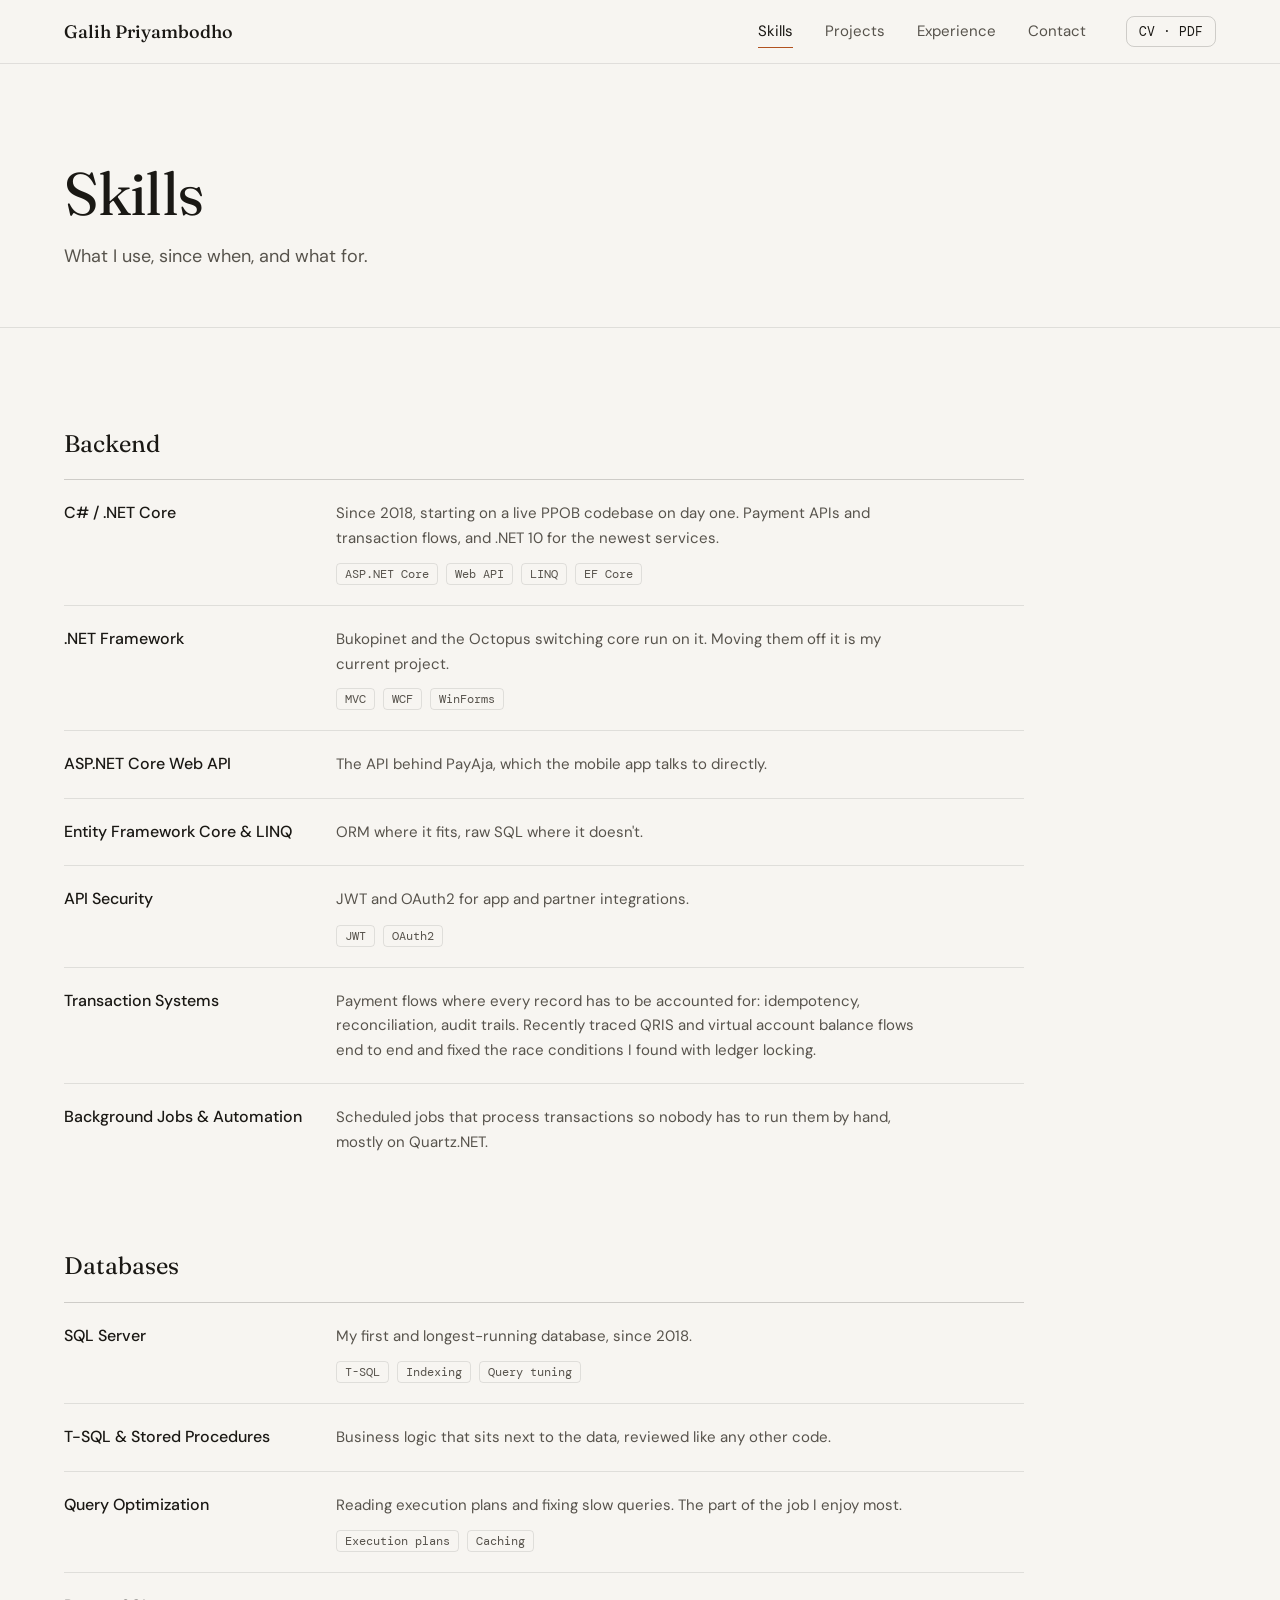
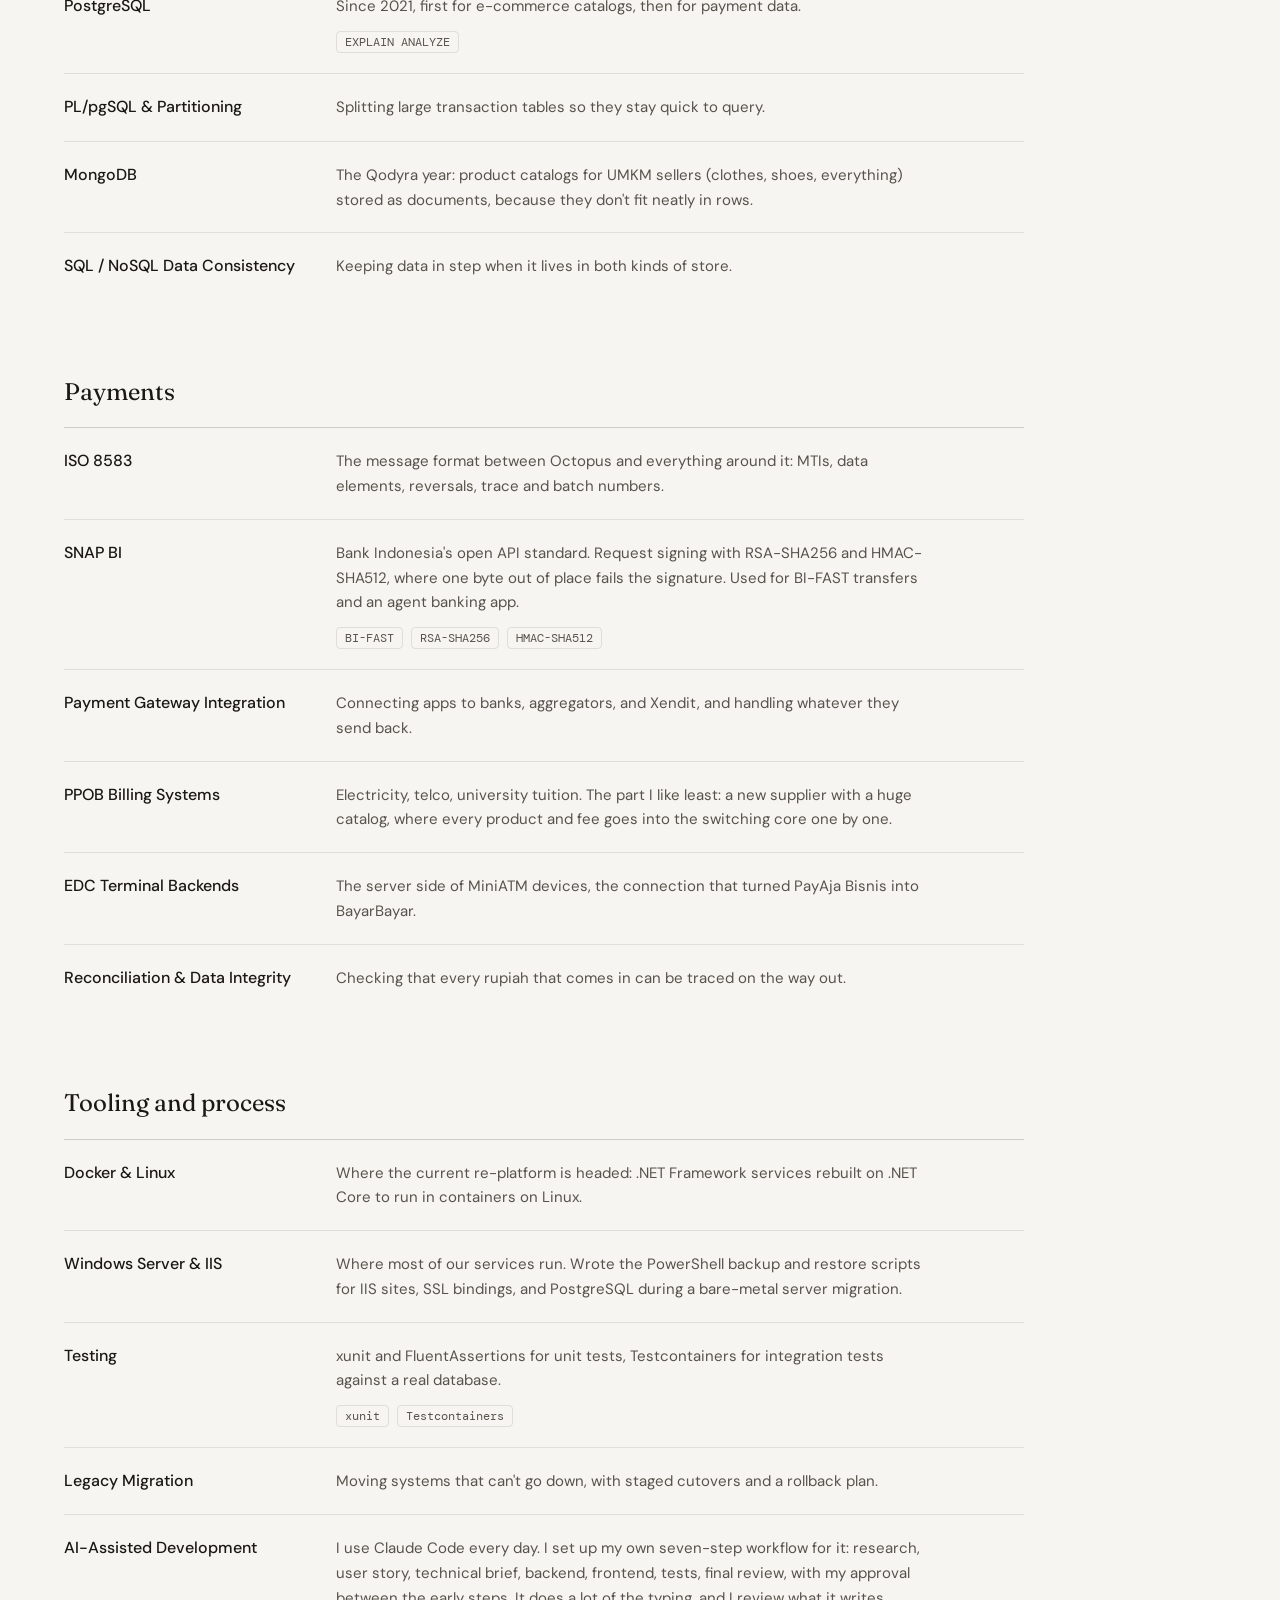
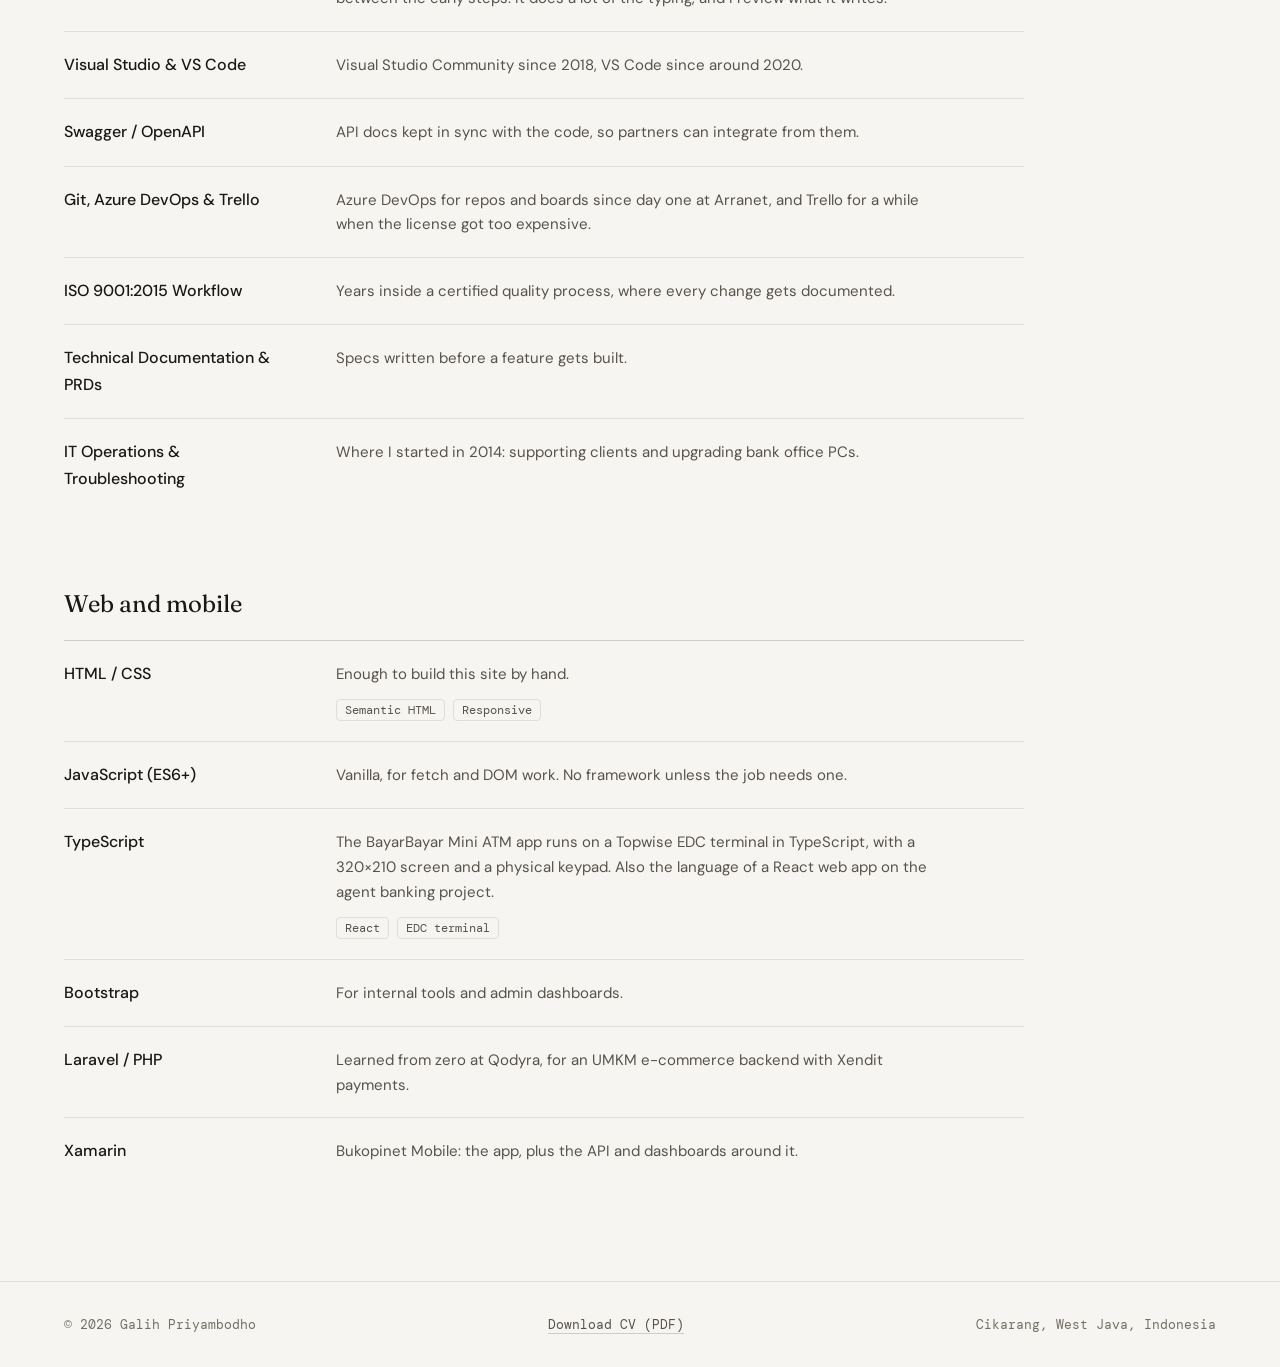
<file: porto/skills.html>
<!DOCTYPE html>
<html lang="en">
<head>
  <meta charset="UTF-8">
  <meta name="viewport" content="width=device-width, initial-scale=1.0">
  <title>Galih Priyambodho — Skills</title>
  <meta name="description" content="The tools behind seven years of fintech backend work: C#, .NET, SQL Server, PostgreSQL, Docker, payments domain knowledge, and what supports them.">
  <link rel="icon" href="data:image/svg+xml,%3Csvg xmlns='http://www.w3.org/2000/svg' viewBox='0 0 32 32'%3E%3Crect width='32' height='32' rx='8' fill='%231a1814'/%3E%3Ctext x='16' y='22' font-family='Georgia,serif' font-size='18' fill='%23f7f5f1' text-anchor='middle'%3EG%3C/text%3E%3C/svg%3E">
  <link rel="stylesheet" href="../assets/css/global.css">
  <link rel="stylesheet" href="../assets/css/pages.css">
</head>
<body>
  <a href="#main" class="skip-link">Skip to content</a>
  <nav>
    <a href="../index.html" class="nav-logo">Galih Priyambodho</a>
    <div class="nav-links">
      <a href="skills.html" aria-current="page">Skills</a>
      <a href="projects.html">Projects</a>
      <a href="experience.html">Experience</a>
      <a href="contact.html">Contact</a>
    </div>
    <a href="../docs/CV_Galih_Priyambodho.pdf" class="nav-cv" download>CV · PDF</a>
  </nav>

  <main id="main">
    <header class="page-banner">
      <h1 class="page-banner-title">Skills</h1>
      <p class="page-banner-sub">What I use, since when, and what for.</p>
    </header>

    <section>
      <div class="skills-wrap">

        <div class="reveal">
          <h2 class="skill-group-title">Backend</h2>
          <div class="skills-list">
            <div class="skill-row">
              <div class="skill-name">C# / .NET Core</div>
              <div class="skill-note">Since 2018, starting on a live PPOB codebase on day one. Payment APIs and transaction flows, and .NET 10 for the newest services.</div>
              <div class="tags"><span class="tag">ASP.NET Core</span><span class="tag">Web API</span><span class="tag">LINQ</span><span class="tag">EF Core</span></div>
            </div>
            <div class="skill-row">
              <div class="skill-name">.NET Framework</div>
              <div class="skill-note">Bukopinet and the Octopus switching core run on it. Moving them off it is my current project.</div>
              <div class="tags"><span class="tag">MVC</span><span class="tag">WCF</span><span class="tag">WinForms</span></div>
            </div>
            <div class="skill-row">
              <div class="skill-name">ASP.NET Core Web API</div>
              <div class="skill-note">The API behind PayAja, which the mobile app talks to directly.</div>
            </div>
            <div class="skill-row">
              <div class="skill-name">Entity Framework Core &amp; LINQ</div>
              <div class="skill-note">ORM where it fits, raw SQL where it doesn't.</div>
            </div>
            <div class="skill-row">
              <div class="skill-name">API Security</div>
              <div class="skill-note">JWT and OAuth2 for app and partner integrations.</div>
              <div class="tags"><span class="tag">JWT</span><span class="tag">OAuth2</span></div>
            </div>
            <div class="skill-row">
              <div class="skill-name">Transaction Systems</div>
              <div class="skill-note">Payment flows where every record has to be accounted for: idempotency, reconciliation, audit trails. Recently traced QRIS and virtual account balance flows end to end and fixed the race conditions I found with ledger locking.</div>
            </div>
            <div class="skill-row">
              <div class="skill-name">Background Jobs &amp; Automation</div>
              <div class="skill-note">Scheduled jobs that process transactions so nobody has to run them by hand, mostly on Quartz.NET.</div>
            </div>
          </div>
        </div>

        <div class="reveal">
          <h2 class="skill-group-title">Databases</h2>
          <div class="skills-list">
            <div class="skill-row">
              <div class="skill-name">SQL Server</div>
              <div class="skill-note">My first and longest-running database, since 2018.</div>
              <div class="tags"><span class="tag">T-SQL</span><span class="tag">Indexing</span><span class="tag">Query tuning</span></div>
            </div>
            <div class="skill-row">
              <div class="skill-name">T-SQL &amp; Stored Procedures</div>
              <div class="skill-note">Business logic that sits next to the data, reviewed like any other code.</div>
            </div>
            <div class="skill-row">
              <div class="skill-name">Query Optimization</div>
              <div class="skill-note">Reading execution plans and fixing slow queries. The part of the job I enjoy most.</div>
              <div class="tags"><span class="tag">Execution plans</span><span class="tag">Caching</span></div>
            </div>
            <div class="skill-row">
              <div class="skill-name">PostgreSQL</div>
              <div class="skill-note">Since 2021, first for e-commerce catalogs, then for payment data.</div>
              <div class="tags"><span class="tag">EXPLAIN ANALYZE</span></div>
            </div>
            <div class="skill-row">
              <div class="skill-name">PL/pgSQL &amp; Partitioning</div>
              <div class="skill-note">Splitting large transaction tables so they stay quick to query.</div>
            </div>
            <div class="skill-row">
              <div class="skill-name">MongoDB</div>
              <div class="skill-note">The Qodyra year: product catalogs for UMKM sellers (clothes, shoes, everything) stored as documents, because they don't fit neatly in rows.</div>
            </div>
            <div class="skill-row">
              <div class="skill-name">SQL / NoSQL Data Consistency</div>
              <div class="skill-note">Keeping data in step when it lives in both kinds of store.</div>
            </div>
          </div>
        </div>

        <div class="reveal">
          <h2 class="skill-group-title">Payments</h2>
          <div class="skills-list">
            <div class="skill-row">
              <div class="skill-name">ISO 8583</div>
              <div class="skill-note">The message format between Octopus and everything around it: MTIs, data elements, reversals, trace and batch numbers.</div>
            </div>
            <div class="skill-row">
              <div class="skill-name">SNAP BI</div>
              <div class="skill-note">Bank Indonesia's open API standard. Request signing with RSA-SHA256 and HMAC-SHA512, where one byte out of place fails the signature. Used for BI-FAST transfers and an agent banking app.</div>
              <div class="tags"><span class="tag">BI-FAST</span><span class="tag">RSA-SHA256</span><span class="tag">HMAC-SHA512</span></div>
            </div>
            <div class="skill-row">
              <div class="skill-name">Payment Gateway Integration</div>
              <div class="skill-note">Connecting apps to banks, aggregators, and Xendit, and handling whatever they send back.</div>
            </div>
            <div class="skill-row">
              <div class="skill-name">PPOB Billing Systems</div>
              <div class="skill-note">Electricity, telco, university tuition. The part I like least: a new supplier with a huge catalog, where every product and fee goes into the switching core one by one.</div>
            </div>
            <div class="skill-row">
              <div class="skill-name">EDC Terminal Backends</div>
              <div class="skill-note">The server side of MiniATM devices, the connection that turned PayAja Bisnis into BayarBayar.</div>
            </div>
            <div class="skill-row">
              <div class="skill-name">Reconciliation &amp; Data Integrity</div>
              <div class="skill-note">Checking that every rupiah that comes in can be traced on the way out.</div>
            </div>
          </div>
        </div>

        <div class="reveal">
          <h2 class="skill-group-title">Tooling and process</h2>
          <div class="skills-list">
            <div class="skill-row">
              <div class="skill-name">Docker &amp; Linux</div>
              <div class="skill-note">Where the current re-platform is headed: .NET Framework services rebuilt on .NET Core to run in containers on Linux.</div>
            </div>
            <div class="skill-row">
              <div class="skill-name">Windows Server &amp; IIS</div>
              <div class="skill-note">Where most of our services run. Wrote the PowerShell backup and restore scripts for IIS sites, SSL bindings, and PostgreSQL during a bare-metal server migration.</div>
            </div>
            <div class="skill-row">
              <div class="skill-name">Testing</div>
              <div class="skill-note">xunit and FluentAssertions for unit tests, Testcontainers for integration tests against a real database.</div>
              <div class="tags"><span class="tag">xunit</span><span class="tag">Testcontainers</span></div>
            </div>
            <div class="skill-row">
              <div class="skill-name">Legacy Migration</div>
              <div class="skill-note">Moving systems that can't go down, with staged cutovers and a rollback plan.</div>
            </div>
            <div class="skill-row">
              <div class="skill-name">AI-Assisted Development</div>
              <div class="skill-note">I use Claude Code every day. I set up my own seven-step workflow for it: research, user story, technical brief, backend, frontend, tests, final review, with my approval between the early steps. It does a lot of the typing, and I review what it writes.</div>
            </div>
            <div class="skill-row">
              <div class="skill-name">Visual Studio &amp; VS Code</div>
              <div class="skill-note">Visual Studio Community since 2018, VS Code since around 2020.</div>
            </div>
            <div class="skill-row">
              <div class="skill-name">Swagger / OpenAPI</div>
              <div class="skill-note">API docs kept in sync with the code, so partners can integrate from them.</div>
            </div>
            <div class="skill-row">
              <div class="skill-name">Git, Azure DevOps &amp; Trello</div>
              <div class="skill-note">Azure DevOps for repos and boards since day one at Arranet, and Trello for a while when the license got too expensive.</div>
            </div>
            <div class="skill-row">
              <div class="skill-name">ISO 9001:2015 Workflow</div>
              <div class="skill-note">Years inside a certified quality process, where every change gets documented.</div>
            </div>
            <div class="skill-row">
              <div class="skill-name">Technical Documentation &amp; PRDs</div>
              <div class="skill-note">Specs written before a feature gets built.</div>
            </div>
            <div class="skill-row">
              <div class="skill-name">IT Operations &amp; Troubleshooting</div>
              <div class="skill-note">Where I started in 2014: supporting clients and upgrading bank office PCs.</div>
            </div>
          </div>
        </div>

        <div class="reveal">
          <h2 class="skill-group-title">Web and mobile</h2>
          <div class="skills-list">
            <div class="skill-row">
              <div class="skill-name">HTML / CSS</div>
              <div class="skill-note">Enough to build this site by hand.</div>
              <div class="tags"><span class="tag">Semantic HTML</span><span class="tag">Responsive</span></div>
            </div>
            <div class="skill-row">
              <div class="skill-name">JavaScript (ES6+)</div>
              <div class="skill-note">Vanilla, for fetch and DOM work. No framework unless the job needs one.</div>
            </div>
            <div class="skill-row">
              <div class="skill-name">TypeScript</div>
              <div class="skill-note">The BayarBayar Mini ATM app runs on a Topwise EDC terminal in TypeScript, with a 320×210 screen and a physical keypad. Also the language of a React web app on the agent banking project.</div>
              <div class="tags"><span class="tag">React</span><span class="tag">EDC terminal</span></div>
            </div>
            <div class="skill-row">
              <div class="skill-name">Bootstrap</div>
              <div class="skill-note">For internal tools and admin dashboards.</div>
            </div>
            <div class="skill-row">
              <div class="skill-name">Laravel / PHP</div>
              <div class="skill-note">Learned from zero at Qodyra, for an UMKM e-commerce backend with Xendit payments.</div>
            </div>
            <div class="skill-row">
              <div class="skill-name">Xamarin</div>
              <div class="skill-note">Bukopinet Mobile: the app, plus the API and dashboards around it.</div>
            </div>
          </div>
        </div>

      </div>
    </section>
  </main>

  <footer>
    <span>© 2026 Galih Priyambodho</span>
    <a href="../docs/CV_Galih_Priyambodho.pdf" class="footer-cv" download>Download CV (PDF)</a>
    <span>Cikarang, West Java, Indonesia</span>
  </footer>
  <script src="../assets/js/main.js"></script>
</body>
</html>
</file>
<file: assets/css/global.css>
/* ═══════════════════════════════
   GALIH PORTFOLIO — global.css
   Warm paper, ink, one rust accent
═══════════════════════════════ */

@import url('https://fonts.googleapis.com/css2?family=Fraunces:opsz,wght@9..144,400..500&family=DM+Mono:wght@400;500&family=DM+Sans:wght@400;500&display=swap');

:root {
  --bg:         #f7f5f1;
  --bg-soft:    #efede8;
  --bg-card:    #fffefb;
  --ink:        #1a1814;
  --ink-mid:    #57534c; /* 7.2:1 di atas --bg */
  --ink-faint:  #737067; /* 4.55:1 di atas --bg, batas bawah AA untuk label */
  --accent:     #b1521f; /* 4.71:1 di atas --bg */
  --accent-soft:#f0e4db;
  --border:     rgba(26, 24, 20, 0.1);
  --border-strong: rgba(26, 24, 20, 0.18);
  --green:      #2d6a4f;
  --red:        #a4161a;

  --radius-sm:  4px;
  --radius:     8px;
  --radius-lg:  12px;
  /* Bayangan offset gaya cetakan — pengganti drop-shadow blur generik */
  --shadow-print: 4px 4px 0 var(--accent-soft);

  --font-display: 'Fraunces', Georgia, serif;
  --font-body:    'DM Sans', system-ui, -apple-system, 'Segoe UI', sans-serif;
  --font-mono:    'DM Mono', ui-monospace, 'Cascadia Mono', Consolas, monospace;

  --ease: cubic-bezier(0.2, 0.7, 0.2, 1);
  --fast: 160ms;
  --slow: 480ms;

  --edge: 64px; /* margin halaman */
}

*, *::before, *::after { box-sizing: border-box; margin: 0; padding: 0; }
html { scroll-behavior: smooth; font-size: 16px; }

/* ── Utilitas aksesibilitas ── */
.sr-only {
  position: absolute;
  width: 1px; height: 1px;
  padding: 0; margin: -1px;
  overflow: hidden;
  clip: rect(0 0 0 0);
  white-space: nowrap;
  border: 0;
}
.skip-link {
  position: fixed;
  left: 16px; top: -64px;
  z-index: 300;
  background: var(--ink);
  color: var(--bg);
  font-family: var(--font-mono);
  font-size: 0.8125rem;
  text-decoration: none;
  padding: 8px 16px;
  border-radius: var(--radius);
  transition: top var(--fast) var(--ease);
}
.skip-link:focus { top: 16px; }

a:focus-visible,
button:focus-visible,
input:focus-visible,
textarea:focus-visible {
  outline: 2px solid var(--accent);
  outline-offset: 3px;
}

body {
  background: var(--bg);
  color: var(--ink);
  font-family: var(--font-body);
  font-weight: 400;
  font-size: 1rem;
  line-height: 1.65;
  overflow-x: hidden;
  -webkit-font-smoothing: antialiased;
}

::selection { background: var(--ink); color: var(--bg); }

/* ── Navigation ── */
nav {
  position: sticky; top: 0;
  z-index: 100;
  height: 64px;
  padding: 0 var(--edge);
  display: flex;
  align-items: center;
  gap: 40px;
  background: var(--bg);
  border-bottom: 1px solid var(--border);
}
.nav-logo {
  font-family: var(--font-display);
  font-size: 1.125rem;
  font-weight: 500;
  color: var(--ink);
  text-decoration: none;
  margin-right: auto;
}
.nav-links {
  display: flex;
  gap: 32px;
  align-items: center;
}
.nav-links a,
.nav-cv {
  font-size: 0.9375rem;
  color: var(--ink-mid);
  text-decoration: none;
  padding: 4px 0;
  border-bottom: 1px solid transparent;
  transition: color var(--fast) var(--ease), border-color var(--fast) var(--ease);
}
.nav-links a:hover,
.nav-cv:hover { color: var(--ink); }
.nav-links a[aria-current="page"] {
  color: var(--ink);
  border-bottom-color: var(--accent);
}
.nav-cv {
  font-family: var(--font-mono);
  font-size: 0.8125rem;
  padding: 4px 12px;
  border: 1px solid var(--border-strong);
  border-radius: var(--radius);
  color: var(--ink);
}
.nav-cv:hover { border-color: var(--ink); }

/* ── Section Layout ── */
section {
  padding: 96px var(--edge);
  position: relative;
}
.section-title {
  font-family: var(--font-display);
  font-size: clamp(1.75rem, 3vw, 2.25rem);
  font-weight: 400;
  color: var(--ink);
  line-height: 1.2;
  letter-spacing: -0.01em;
  margin-bottom: 40px;
}

/* ── Signature: garis titik ala struk (label ....... nilai) ── */
.leader {
  display: flex;
  align-items: baseline;
  gap: 8px;
  font-family: var(--font-mono);
  font-size: 0.8125rem;
  line-height: 1.5;
}
.leader > :first-child { color: var(--ink-faint); white-space: nowrap; }
.leader > .dots {
  flex: 1;
  min-width: 16px;
  border-bottom: 1px dotted var(--border-strong);
  transform: translateY(-4px);
}
.leader > :last-child { color: var(--ink); text-align: right; }

/* ── Footer ── */
footer {
  padding: 32px var(--edge);
  border-top: 1px solid var(--border);
  display: flex;
  justify-content: space-between;
  align-items: center;
  gap: 16px;
  font-family: var(--font-mono);
  font-size: 0.8125rem;
  color: var(--ink-faint);
}
.footer-cv {
  color: var(--ink-mid);
  text-decoration: underline;
  text-decoration-color: var(--border-strong);
  text-underline-offset: 4px;
  transition: color var(--fast) var(--ease), text-decoration-color var(--fast) var(--ease);
}
.footer-cv:hover { color: var(--accent); text-decoration-color: var(--accent); }

/* ── Buttons ── */
.btn {
  display: inline-flex;
  align-items: center;
  justify-content: center;
  gap: 8px;
  height: 48px;
  padding: 0 24px;
  font-family: var(--font-body);
  font-size: 0.9375rem;
  font-weight: 500;
  border-radius: var(--radius);
  text-decoration: none;
  cursor: pointer;
  border: 1px solid transparent;
  transition: background-color var(--fast) var(--ease), border-color var(--fast) var(--ease),
              color var(--fast) var(--ease), box-shadow var(--fast) var(--ease), transform var(--fast) var(--ease);
}
.btn-primary { background: var(--ink); color: var(--bg); }
.btn-primary:hover { background: #3a362f; box-shadow: var(--shadow-print); }
.btn-outline {
  background: transparent;
  color: var(--ink);
  border-color: var(--border-strong);
}
.btn-outline:hover { border-color: var(--ink); }
.btn:active { transform: scale(0.98); box-shadow: none; }
.btn:disabled { cursor: progress; opacity: 0.8; }

/* ── Tag: label teknologi, teks mono tenang ── */
.tag {
  font-family: var(--font-mono);
  font-size: 0.75rem;
  line-height: 1;
  padding: 4px 8px;
  border: 1px solid var(--border);
  border-radius: var(--radius-sm);
  color: var(--ink-mid);
}
.tags { display: flex; flex-wrap: wrap; gap: 8px; }

/* ── Masuk saat scroll ──
   Hanya disembunyikan kalau JS aktif (html.js dipasang main.js),
   supaya konten tetap terlihat tanpa JavaScript. */
html.js .reveal {
  opacity: 0;
  transform: translateY(12px);
  transition: opacity var(--slow) var(--ease), transform var(--slow) var(--ease);
}
html.js .reveal.visible { opacity: 1; transform: none; }

@keyframes rise {
  from { opacity: 0; transform: translateY(12px); }
  to   { opacity: 1; transform: none; }
}

/* ── Reduced motion ── */
@media (prefers-reduced-motion: reduce) {
  html { scroll-behavior: auto; }
  *, *::before, *::after {
    animation-duration: 0.01ms !important;
    animation-delay: 0s !important;
    transition-duration: 0.01ms !important;
  }
  html.js .reveal { opacity: 1; transform: none; }
}

/* ── Responsive ── */
@media (max-width: 900px) {
  :root { --edge: 24px; }
  section { padding: 72px var(--edge); }
  nav { gap: 24px; }
  .nav-links { gap: 20px; }
  footer { flex-direction: column; align-items: flex-start; gap: 8px; }
}

@media (max-width: 560px) {
  nav { height: auto; flex-wrap: wrap; padding-block: 12px; row-gap: 8px; }
  .nav-links { order: 3; width: 100%; gap: 20px; }
  .nav-links a, .nav-cv { font-size: 0.875rem; }
}
</file>
<file: assets/css/pages.css>
/* ═══════════════════════════════
   GALIH PORTFOLIO — pages.css
   Styles for porto/* pages
═══════════════════════════════ */

/* ── Page header ── */
.page-banner {
  padding: 96px var(--edge) 56px;
  border-bottom: 1px solid var(--border);
  animation: rise var(--slow) var(--ease) both;
}
.page-banner-title {
  font-family: var(--font-display);
  font-size: clamp(2.5rem, 5vw, 3.75rem);
  font-weight: 400;
  color: var(--ink);
  line-height: 1.1;
  letter-spacing: -0.02em;
}
.page-banner-sub {
  font-size: 1.125rem;
  line-height: 1.6;
  color: var(--ink-mid);
  margin-top: 16px;
  max-width: 56ch;
}

/* ── SKILLS PAGE ── */
.skills-wrap { display: flex; flex-direction: column; gap: 72px; max-width: 960px; }

.skill-group-title {
  font-family: var(--font-display);
  font-size: 1.5rem;
  font-weight: 400;
  color: var(--ink);
  padding-bottom: 16px;
  border-bottom: 1px solid var(--border-strong);
}

.skill-row {
  display: grid;
  grid-template-columns: 240px 1fr;
  align-items: baseline;
  gap: 8px 32px;
  padding: 20px 0;
  border-bottom: 1px solid var(--border);
}
.skill-row:last-child { border-bottom: none; }

.skill-name {
  font-size: 1rem;
  font-weight: 500;
  color: var(--ink);
}
.skill-note {
  font-size: 0.9375rem;
  line-height: 1.65;
  color: var(--ink-mid);
  max-width: 60ch;
}
.skill-row .tags { grid-column: 2; margin-top: 4px; }

/* ── PROJECTS PAGE ── */
.projects-list { display: flex; flex-direction: column; max-width: 1040px; }
.project {
  display: grid;
  grid-template-columns: 200px 1fr;
  gap: 8px 40px;
  padding: 40px 0;
  border-bottom: 1px solid var(--border);
}
.project:first-child { padding-top: 0; }
.project:last-child { border-bottom: none; }
.project-meta { display: flex; flex-direction: column; gap: 8px; padding-top: 8px; }
.project-year {
  font-family: var(--font-mono);
  font-size: 0.8125rem;
  color: var(--ink-mid);
  font-variant-numeric: tabular-nums;
}
.project-status {
  font-family: var(--font-mono);
  font-size: 0.8125rem;
  color: var(--ink-faint);
  display: inline-flex;
  align-items: center;
  gap: 8px;
}
.project-status::before {
  content: '';
  width: 6px; height: 6px;
  border-radius: 50%;
  background: var(--ink-faint);
}
.status-live::before { background: var(--green); }
.status-active::before { background: var(--accent); }

.project-name {
  font-family: var(--font-display);
  font-size: 1.625rem;
  font-weight: 400;
  color: var(--ink);
  line-height: 1.25;
  margin-bottom: 12px;
}
.project-desc {
  font-size: 1rem;
  line-height: 1.7;
  color: var(--ink-mid);
  max-width: 62ch;
  margin-bottom: 20px;
}

/* ── EXPERIENCE PAGE ── */
.exp-block { max-width: 960px; }
.exp-block + .exp-block { margin-top: 96px; }

.timeline-item {
  display: grid;
  grid-template-columns: 200px 1fr;
  gap: 8px 40px;
  padding: 32px 0;
  border-top: 1px solid var(--border);
}
.timeline-period {
  font-family: var(--font-mono);
  font-size: 0.8125rem;
  color: var(--ink-mid);
  font-variant-numeric: tabular-nums;
  padding-top: 4px;
}
.timeline-role {
  font-family: var(--font-display);
  font-size: 1.375rem;
  font-weight: 400;
  color: var(--ink);
  line-height: 1.3;
}
.timeline-company {
  font-size: 0.9375rem;
  color: var(--ink-mid);
  margin: 4px 0 16px;
}
.timeline-desc {
  font-size: 1rem;
  line-height: 1.7;
  color: var(--ink-mid);
  max-width: 62ch;
  margin-bottom: 16px;
}
.timeline-desc:last-child { margin-bottom: 0; }
.cv-line {
  margin-top: 72px;
  font-size: 1rem;
  color: var(--ink-mid);
}
.cv-line a { color: var(--accent); text-underline-offset: 4px; }

/* ── CONTACT PAGE ── */
.contact-grid {
  display: grid;
  grid-template-columns: 1fr 1.2fr;
  gap: 80px;
  align-items: start;
  max-width: 1120px;
}
.contact-intro {
  font-size: 1.125rem;
  line-height: 1.7;
  color: var(--ink-mid);
  margin-bottom: 32px;
}
.contact-links { display: flex; flex-direction: column; border-top: 1px solid var(--border); }
.contact-link {
  display: grid;
  grid-template-columns: 16px auto 1fr;
  align-items: center;
  gap: 12px;
  min-height: 56px;
  border-bottom: 1px solid var(--border);
  text-decoration: none;
  color: inherit;
}
.cl-icon { color: var(--ink-faint); display: flex; }
.cl-icon svg { width: 16px; height: 16px; }
.cl-label { font-size: 0.9375rem; font-weight: 500; color: var(--ink); transition: color var(--fast) var(--ease); }
.cl-val {
  font-family: var(--font-mono);
  font-size: 0.8125rem;
  color: var(--ink-mid);
  text-align: right;
  overflow-wrap: anywhere;
}
a.contact-link:hover .cl-label { color: var(--accent); }

.copy-email {
  margin-top: 24px;
  height: 40px;
  padding: 0 16px;
  font-family: var(--font-mono);
  font-size: 0.8125rem;
  background: transparent;
  border: 1px solid var(--border-strong);
  color: var(--ink);
  border-radius: var(--radius);
  cursor: pointer;
  transition: border-color var(--fast) var(--ease), color var(--fast) var(--ease);
}
.copy-email:hover { border-color: var(--ink); }
.copy-email.copied { border-color: var(--green); color: var(--green); }

.contact-form { display: flex; flex-direction: column; gap: 20px; }
.form-group label {
  display: block;
  font-size: 0.9375rem;
  font-weight: 500;
  color: var(--ink);
  margin-bottom: 8px;
}
.label-opt { font-weight: 400; color: var(--ink-faint); }
.form-group input,
.form-group textarea {
  width: 100%;
  background: var(--bg-card);
  border: 1px solid var(--border-strong);
  border-radius: var(--radius);
  padding: 12px 16px;
  color: var(--ink);
  font-family: var(--font-body);
  font-size: 1rem;
  transition: border-color var(--fast) var(--ease), box-shadow var(--fast) var(--ease);
}
.form-group input:focus,
.form-group textarea:focus {
  outline: none;
  border-color: var(--accent);
  box-shadow: 0 0 0 3px var(--accent-soft);
}
.form-group input::placeholder,
.form-group textarea::placeholder { color: var(--ink-faint); opacity: 1; }
.form-group textarea { min-height: 160px; resize: vertical; }
.form-submit { width: 100%; }
.form-feedback { font-size: 0.9375rem; text-align: center; min-height: 24px; }
.form-feedback.ok { color: var(--green); }
.form-feedback.err { color: var(--red); }
.form-feedback a { color: inherit; }
.form-alt { text-align: center; font-size: 0.875rem; color: var(--ink-mid); }
.form-alt a { color: var(--accent); text-underline-offset: 4px; }

@media (max-width: 900px) {
  .page-banner { padding: 64px var(--edge) 40px; }
  .skill-row,
  .project,
  .timeline-item { grid-template-columns: 1fr; gap: 8px; }
  .skill-row .tags { grid-column: 1; }
  .project-meta { flex-direction: row; gap: 16px; padding-top: 0; }
  .contact-grid { grid-template-columns: 1fr; gap: 48px; }
}
</file>
